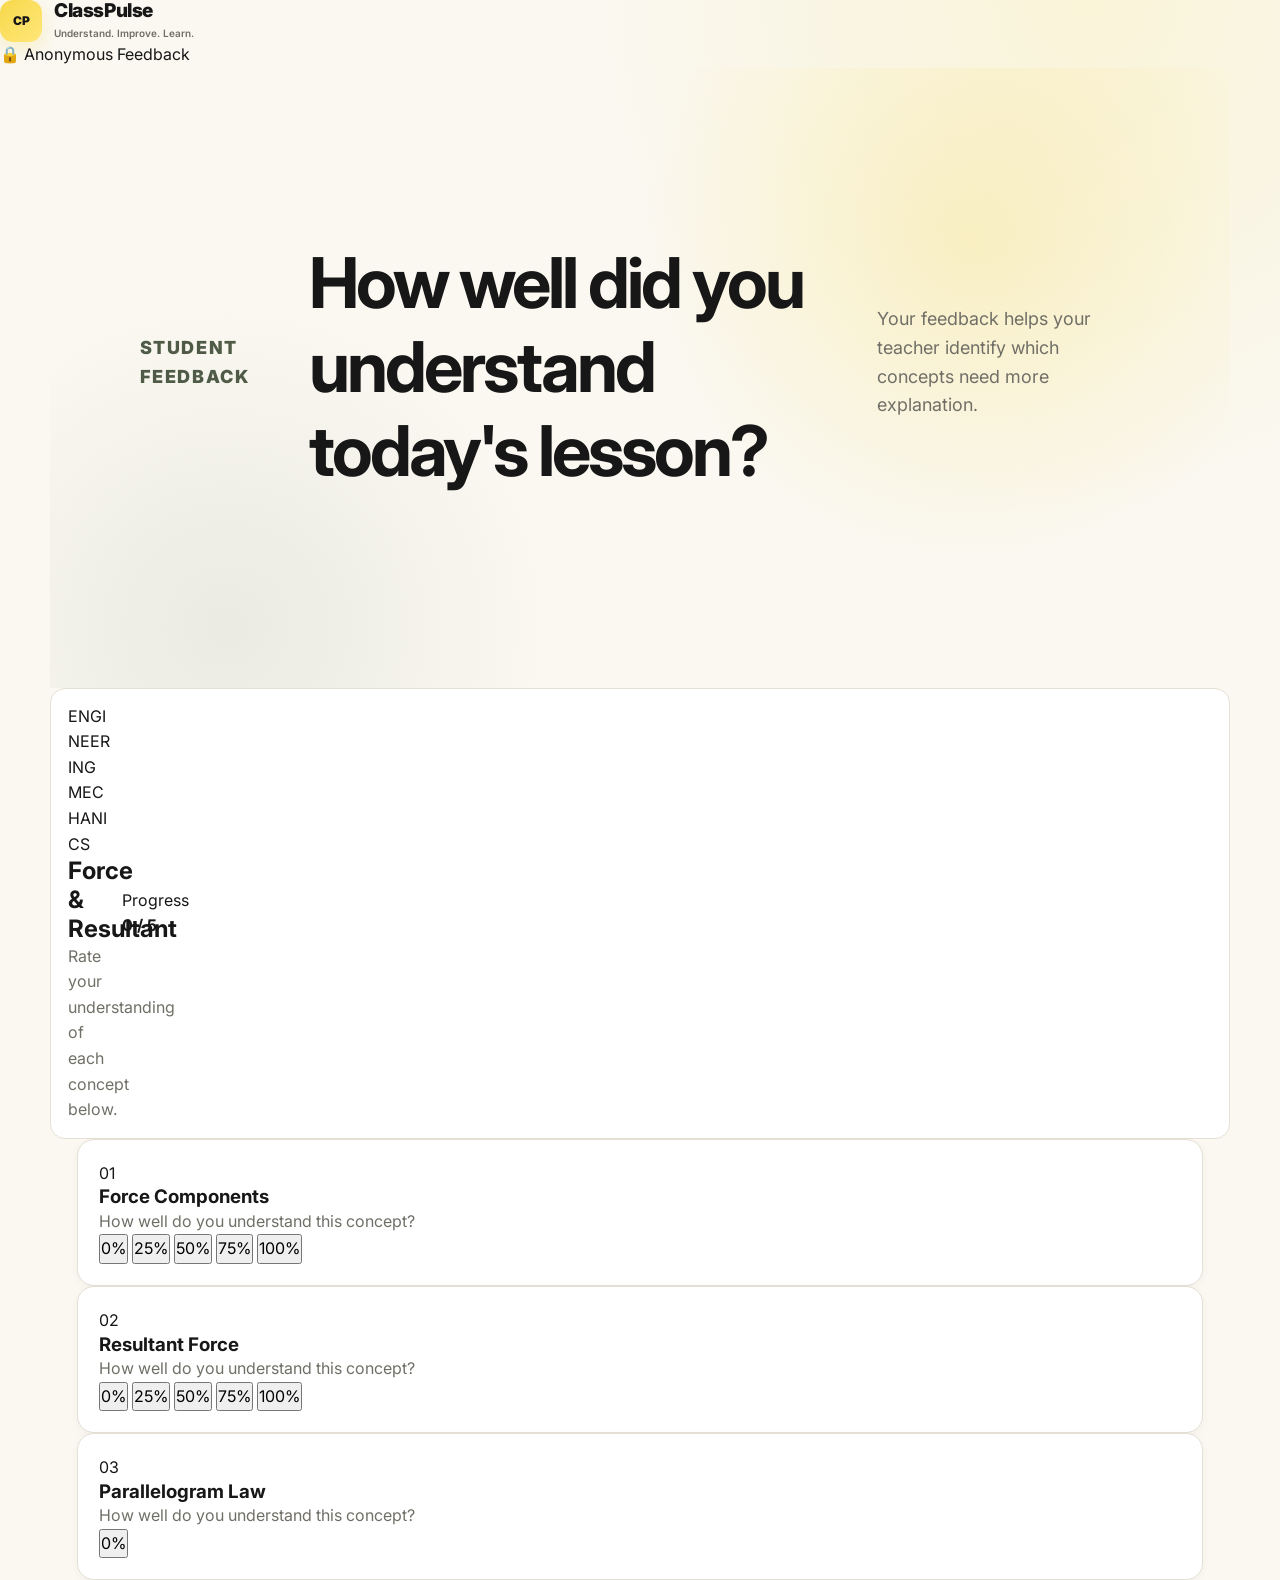
<file: Index.html>
<!DOCTYPE html>
<html lang="en">
<head>
    <meta charset="UTF-8">
    <meta name="viewport" content="width=device-width, initial-scale=1.0">

    <title>ClassPulse — Student Feedback</title>

    <link rel="stylesheet" href="style.css">

    <link rel="preconnect" href="https://fonts.googleapis.com">
    <link rel="preconnect" href="https://fonts.gstatic.com" crossorigin>

    <link href="https://fonts.googleapis.com/css2?family=Inter:wght@400;500;600;700;800&display=swap" rel="stylesheet">
</head>

<body>

    <header class="topbar">
        <div class="brand">
            <div class="brand-icon">CP</div>

            <div>
                <h2>ClassPulse</h2>
                <span>Understand. Improve. Learn.</span>
            </div>
        </div>

        <div class="anonymous-badge">
            🔒 Anonymous Feedback
        </div>
    </header>


    <main class="container">

        <section class="hero">
            <p class="eyebrow">STUDENT FEEDBACK</p>

            <h1>
                How well did you understand
                today's lesson?
            </h1>

            <p class="hero-text">
                Your feedback helps your teacher identify which concepts
                need more explanation.
            </p>
        </section>


        <section class="lesson-card">

            <div class="lesson-info">
                <span class="subject">ENGINEERING MECHANICS</span>

                <h2>Force &amp; Resultant</h2>

                <p>
                    Rate your understanding of each concept below.
                </p>
            </div>

            <div class="progress-section">
                <div class="progress-text">
                    <span>Progress</span>
                    <strong id="progressText">0 / 5</strong>
                </div>

                <div class="progress-track">
                    <div class="progress-bar" id="progressBar"></div>
                </div>
            </div>

        </section>


        <section class="feedback-section">

            <!-- Topic 1 -->
            <div class="topic-card">

                <div class="topic-number">01</div>

                <div class="topic-content">

                    <h3>Force Components</h3>

                    <p>How well do you understand this concept?</p>

                    <div class="rating-grid">

                        <button class="rating-btn" data-topic="Force Components" data-value="0">
                            0%
                        </button>

                        <button class="rating-btn" data-topic="Force Components" data-value="25">
                            25%
                        </button>

                        <button class="rating-btn" data-topic="Force Components" data-value="50">
                            50%
                        </button>

                        <button class="rating-btn" data-topic="Force Components" data-value="75">
                            75%
                        </button>

                        <button class="rating-btn" data-topic="Force Components" data-value="100">
                            100%
                        </button>

                    </div>

                </div>
            </div>


            <!-- Topic 2 -->
            <div class="topic-card">

                <div class="topic-number">02</div>

                <div class="topic-content">

                    <h3>Resultant Force</h3>

                    <p>How well do you understand this concept?</p>

                    <div class="rating-grid">

                        <button class="rating-btn" data-topic="Resultant Force" data-value="0">
                            0%
                        </button>

                        <button class="rating-btn" data-topic="Resultant Force" data-value="25">
                            25%
                        </button>

                        <button class="rating-btn" data-topic="Resultant Force" data-value="50">
                            50%
                        </button>

                        <button class="rating-btn" data-topic="Resultant Force" data-value="75">
                            75%
                        </button>

                        <button class="rating-btn" data-topic="Resultant Force" data-value="100">
                            100%
                        </button>

                    </div>

                </div>
            </div>


            <!-- Topic 3 -->
            <div class="topic-card">

                <div class="topic-number">03</div>

                <div class="topic-content">

                    <h3>Parallelogram Law</h3>

                    <p>How well do you understand this concept?</p>

                    <div class="rating-grid">

                        <button class="rating-btn" data-topic="Parallelogram Law" data-value="0">
                            0%
                        </button>

                        <button class="
</file>
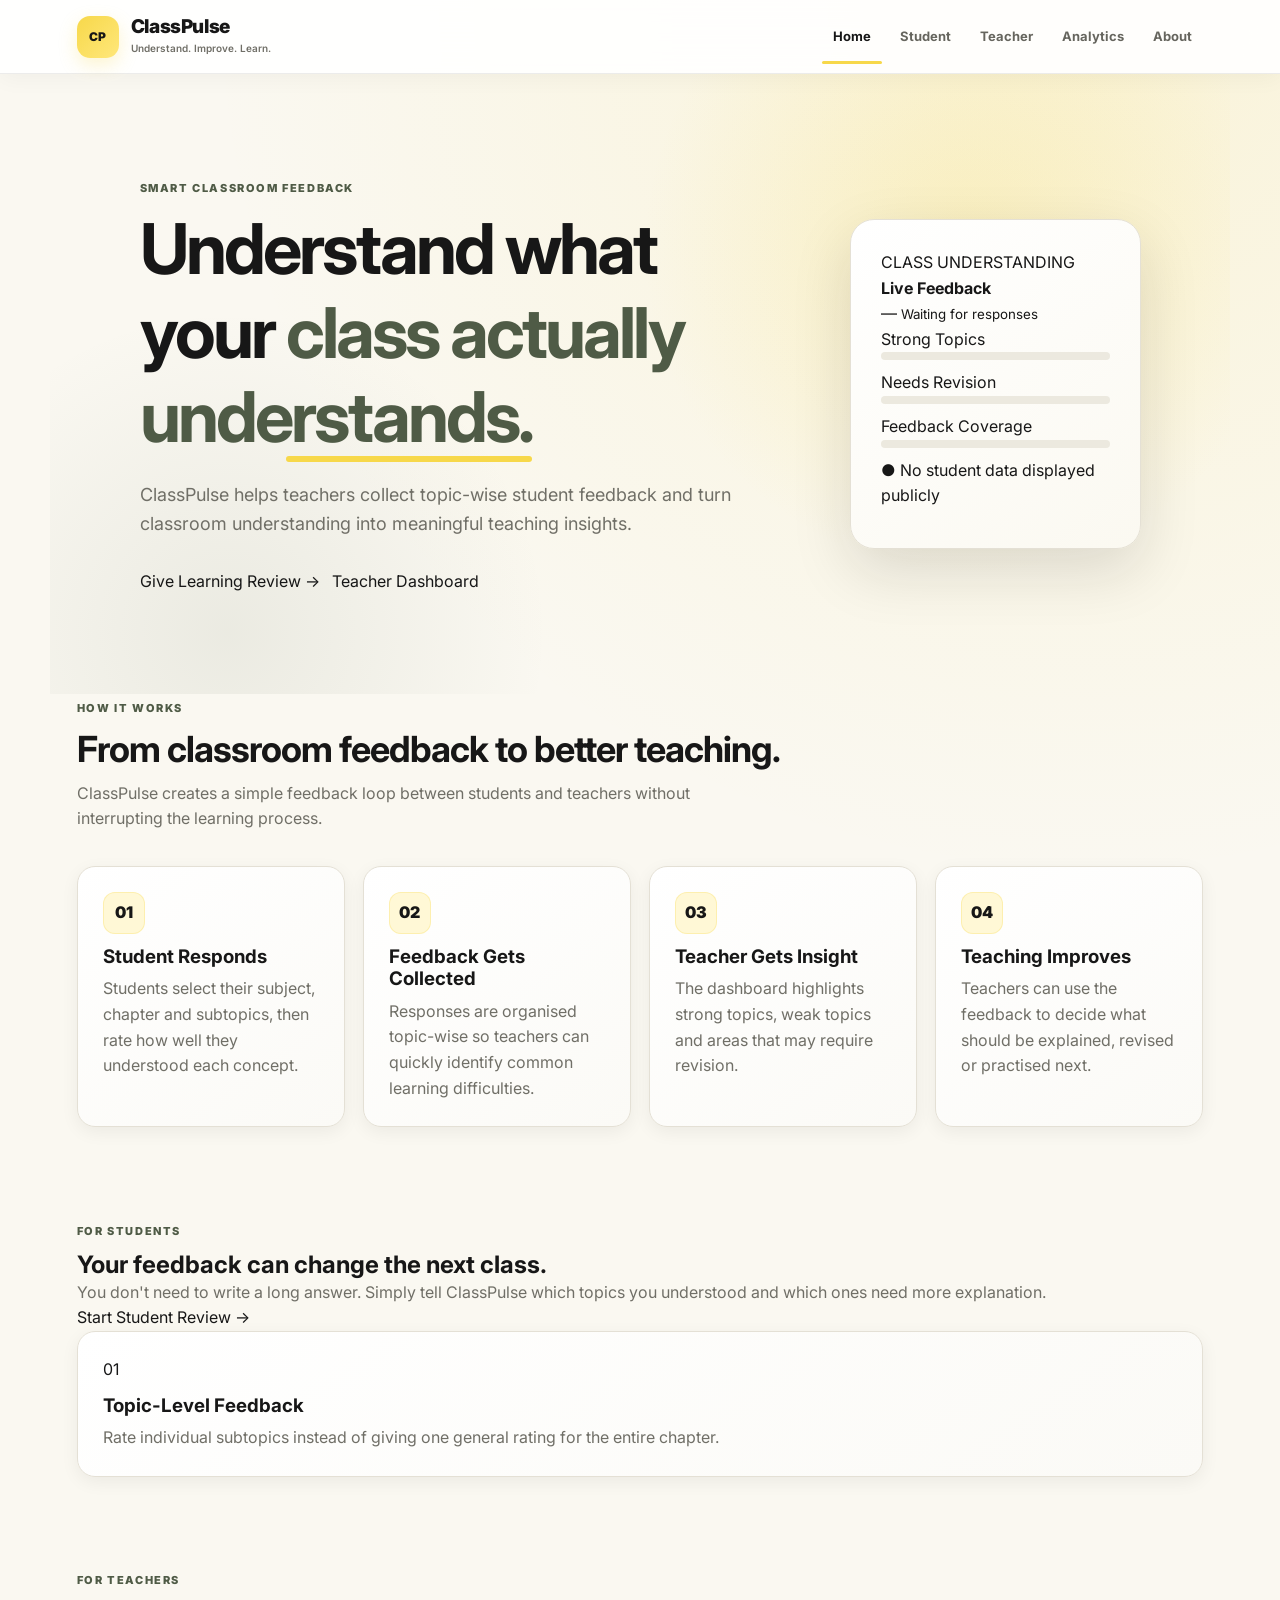
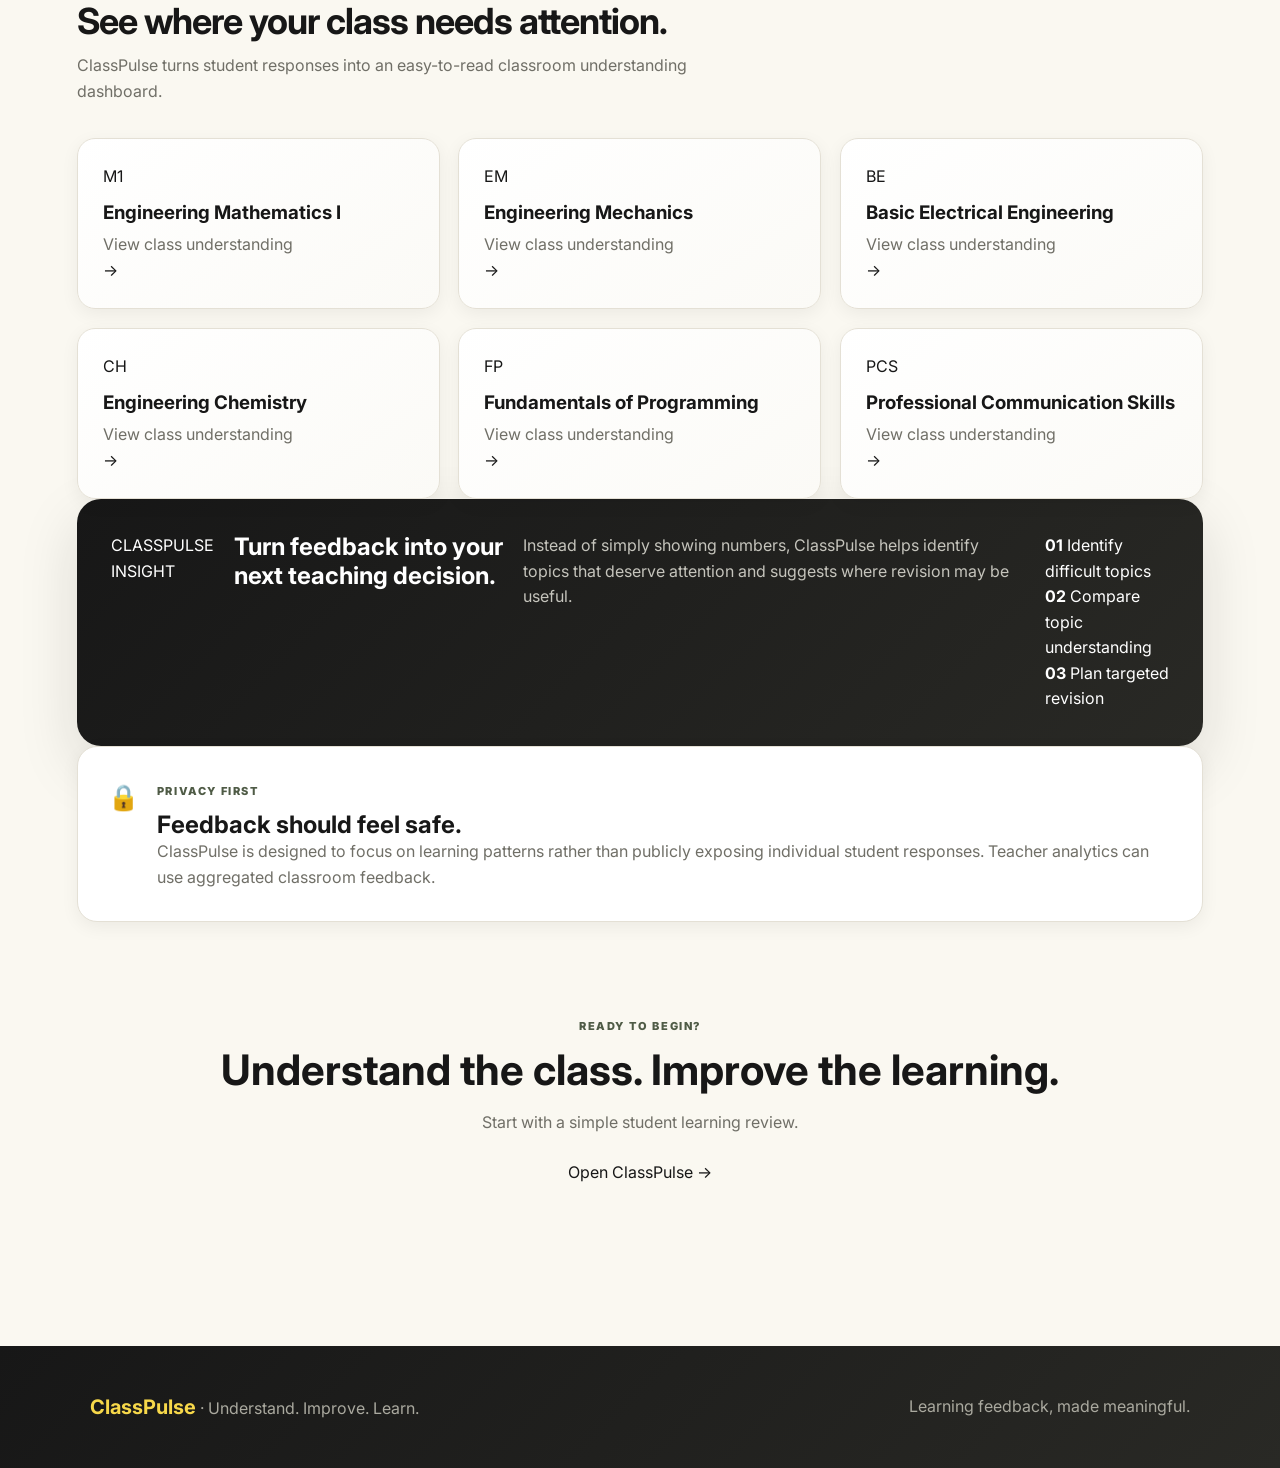
<file: index.html>
<!DOCTYPE html>
<html lang="en">
<head>
  <meta charset="UTF-8">
  <meta name="viewport" content="width=device-width, initial-scale=1.0">

  <title>ClassPulse — Understand. Improve. Learn.</title>

  <link rel="preconnect" href="https://fonts.googleapis.com">
  <link rel="preconnect" href="https://fonts.gstatic.com" crossorigin>

  <link
    href="https://fonts.googleapis.com/css2?family=Inter:wght@400;500;600;700;800&display=swap"
    rel="stylesheet"
  >

  <link rel="stylesheet" href="style.css">
</head>

<body>

  <!-- ================= NAVBAR ================= -->

  <header class="navbar">

    <div class="brand">
      <div class="brand-icon">CP</div>

      <div>
        <h2>ClassPulse</h2>
        <span>Understand. Improve. Learn.</span>
      </div>
    </div>

    <nav>
      <a href="index.html" class="active">Home</a>
      <a href="student.html">Student</a>
      <a href="dashboard.html">Teacher</a>
      <a href="analytics.html">Analytics</a>
      <a href="about.html">About</a>
    </nav>

  </header>


  <main>

    <!-- ================= HERO ================= -->

    <section class="hero">

      <div class="hero-content">

        <span class="eyebrow">SMART CLASSROOM FEEDBACK</span>

        <h1>
          Understand what your
          <span>class actually understands.</span>
        </h1>

        <p>
          ClassPulse helps teachers collect topic-wise student feedback
          and turn classroom understanding into meaningful teaching insights.
        </p>

        <div class="hero-buttons">

          <a href="student.html" class="primary-btn">
            Give Learning Review →
          </a>

          <a href="dashboard.html" class="secondary-btn">
            Teacher Dashboard
          </a>

        </div>

      </div>


      <div class="hero-card">

        <div class="hero-card-top">
          <span>CLASS UNDERSTANDING</span>
          <strong>Live Feedback</strong>
        </div>

        <div class="hero-score">
          <span>—</span>
          <small>Waiting for responses</small>
        </div>

        <div class="hero-bars">

          <div>
            <span>Strong Topics</span>
            <div class="mini-bar">
              <i style="width:70%"></i>
            </div>
          </div>

          <div>
            <span>Needs Revision</span>
            <div class="mini-bar">
              <i style="width:35%"></i>
            </div>
          </div>

          <div>
            <span>Feedback Coverage</span>
            <div class="mini-bar">
              <i style="width:55%"></i>
            </div>
          </div>

        </div>

        <div class="hero-card-footer">
          <span>●</span>
          No student data displayed publicly
        </div>

      </div>

    </section>


    <!-- ================= HOW IT WORKS ================= -->

    <section class="section">

      <div class="section-heading">

        <div>
          <span class="eyebrow">HOW IT WORKS</span>

          <h2>
            From classroom feedback
            <span>to better teaching.</span>
          </h2>
        </div>

        <p>
          ClassPulse creates a simple feedback loop between students
          and teachers without interrupting the learning process.
        </p>

      </div>


      <div class="steps-grid">

        <div class="step-card">

          <div class="step-number">01</div>

          <h3>Student Responds</h3>

          <p>
            Students select their subject, chapter and subtopics,
            then rate how well they understood each concept.
          </p>

        </div>


        <div class="step-card">

          <div class="step-number">02</div>

          <h3>Feedback Gets Collected</h3>

          <p>
            Responses are organised topic-wise so teachers can
            quickly identify common learning difficulties.
          </p>

        </div>


        <div class="step-card">

          <div class="step-number">03</div>

          <h3>Teacher Gets Insight</h3>

          <p>
            The dashboard highlights strong topics, weak topics
            and areas that may require revision.
          </p>

        </div>


        <div class="step-card">

          <div class="step-number">04</div>

          <h3>Teaching Improves</h3>

          <p>
            Teachers can use the feedback to decide what should
            be explained, revised or practised next.
          </p>

        </div>

      </div>

    </section>


    <!-- ================= STUDENT SECTION ================= -->

    <section class="section split-section">

      <div>

        <span class="eyebrow">FOR STUDENTS</span>

        <h2>
          Your feedback can
          <span>change the next class.</span>
        </h2>

        <p>
          You don't need to write a long answer. Simply tell ClassPulse
          which topics you understood and which ones need more explanation.
        </p>

        <a href="student.html" class="primary-btn">
          Start Student Review →
        </a>

      </div>


      <div class="feature-card">

        <div class="feature-icon">01</div>

        <h3>Topic-Level Feedback</h3>

        <p>
          Rate individual subtopics instead of giving one general
          rating for the entire chapter.
        </p>

      </div>

    </section>


    <!-- ================= TEACHER SECTION ================= -->

    <section class="section">

      <div class="section-heading">

        <div>
          <span class="eyebrow">FOR TEACHERS</span>

          <h2>
            See where your class
            <span>needs attention.</span>
          </h2>
        </div>

        <p>
          ClassPulse turns student responses into an easy-to-read
          classroom understanding dashboard.
        </p>

      </div>


      <div class="teacher-subjects">

        <a href="dashboard.html" class="teacher-subject-card">

          <span class="subject-code">M1</span>

          <div>
            <h3>Engineering Mathematics I</h3>
            <p>View class understanding</p>
          </div>

          <span class="arrow">→</span>

        </a>


        <a href="dashboard.html" class="teacher-subject-card">

          <span class="subject-code">EM</span>

          <div>
            <h3>Engineering Mechanics</h3>
            <p>View class understanding</p>
          </div>

          <span class="arrow">→</span>

        </a>


        <a href="dashboard.html" class="teacher-subject-card">

          <span class="subject-code">BE</span>

          <div>
            <h3>Basic Electrical Engineering</h3>
            <p>View class understanding</p>
          </div>

          <span class="arrow">→</span>

        </a>


        <a href="dashboard.html" class="teacher-subject-card">

          <span class="subject-code">CH</span>

          <div>
            <h3>Engineering Chemistry</h3>
            <p>View class understanding</p>
          </div>

          <span class="arrow">→</span>

        </a>


        <a href="dashboard.html" class="teacher-subject-card">

          <span class="subject-code">FP</span>

          <div>
            <h3>Fundamentals of Programming</h3>
            <p>View class understanding</p>
          </div>

          <span class="arrow">→</span>

        </a>


        <a href="dashboard.html" class="teacher-subject-card">

          <span class="subject-code">PCS</span>

          <div>
            <h3>Professional Communication Skills</h3>
            <p>View class understanding</p>
          </div>

          <span class="arrow">→</span>

        </a>

      </div>

    </section>


    <!-- ================= INSIGHT ================= -->

    <section class="section">

      <div class="insight-card">

        <div class="insight-label">
          CLASSPULSE INSIGHT
        </div>

        <h2>
          Turn feedback into
          <span>your next teaching decision.</span>
        </h2>

        <p>
          Instead of simply showing numbers, ClassPulse helps identify
          topics that deserve attention and suggests where revision
          may be useful.
        </p>

        <div class="insight-points">

          <div>
            <strong>01</strong>
            <span>Identify difficult topics</span>
          </div>

          <div>
            <strong>02</strong>
            <span>Compare topic understanding</span>
          </div>

          <div>
            <strong>03</strong>
            <span>Plan targeted revision</span>
          </div>

        </div>

      </div>

    </section>


    <!-- ================= PRIVACY ================= -->

    <section class="section">

      <div class="privacy-card">

        <div class="privacy-icon">🔒</div>

        <div>

          <span class="eyebrow">PRIVACY FIRST</span>

          <h2>Feedback should feel safe.</h2>

          <p>
            ClassPulse is designed to focus on learning patterns rather
            than publicly exposing individual student responses.
            Teacher analytics can use aggregated classroom feedback.
          </p>

        </div>

      </div>

    </section>


    <!-- ================= CTA ================= -->

    <section class="section final-cta">

      <span class="eyebrow">READY TO BEGIN?</span>

      <h2>
        Understand the class.
        <span>Improve the learning.</span>
      </h2>

      <p>
        Start with a simple student learning review.
      </p>

      <a href="student.html" class="primary-btn">
        Open ClassPulse →
      </a>

    </section>

  </main>


  <!-- ================= FOOTER ================= -->

  <footer>

    <div>

      <strong>ClassPulse</strong>

      <span>
        · Understand. Improve. Learn.
      </span>

    </div>

    <p>
      Learning feedback, made meaningful.
    </p>

  </footer>

</body>
        </html>
</file>
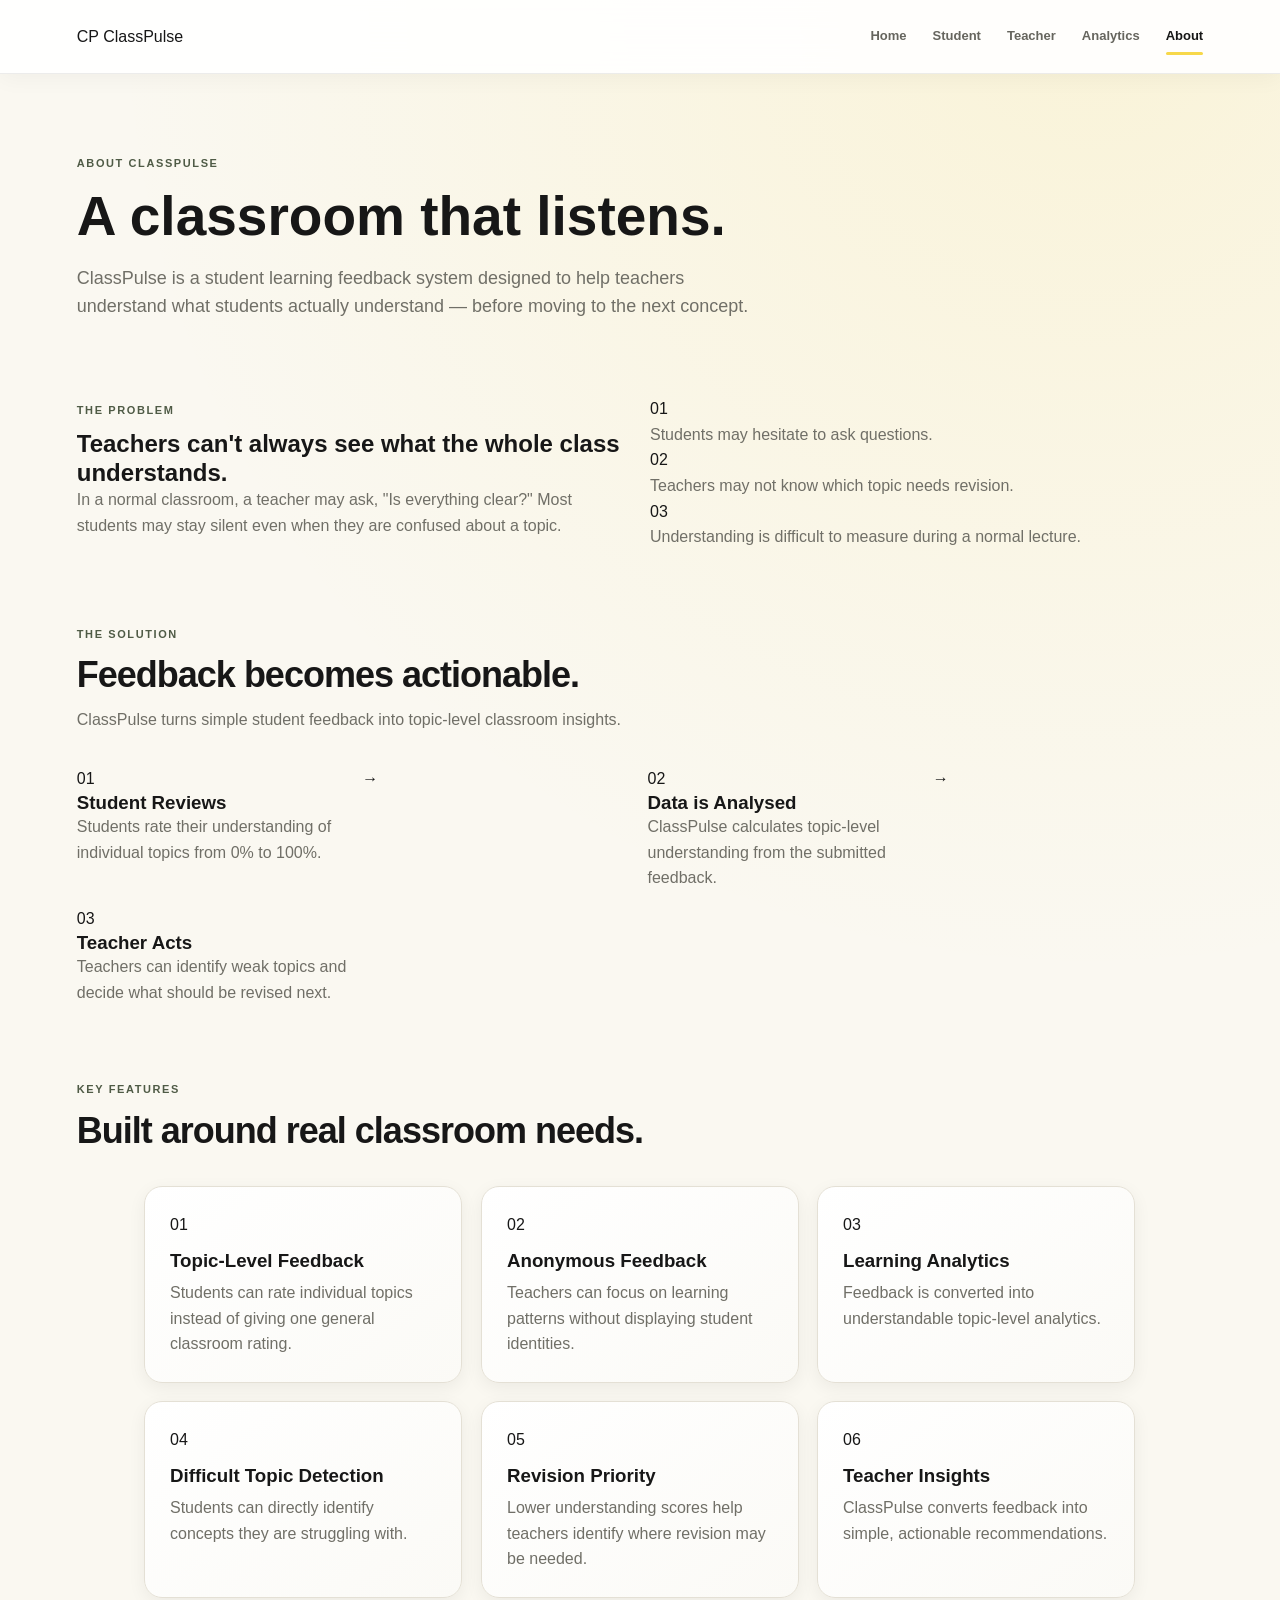
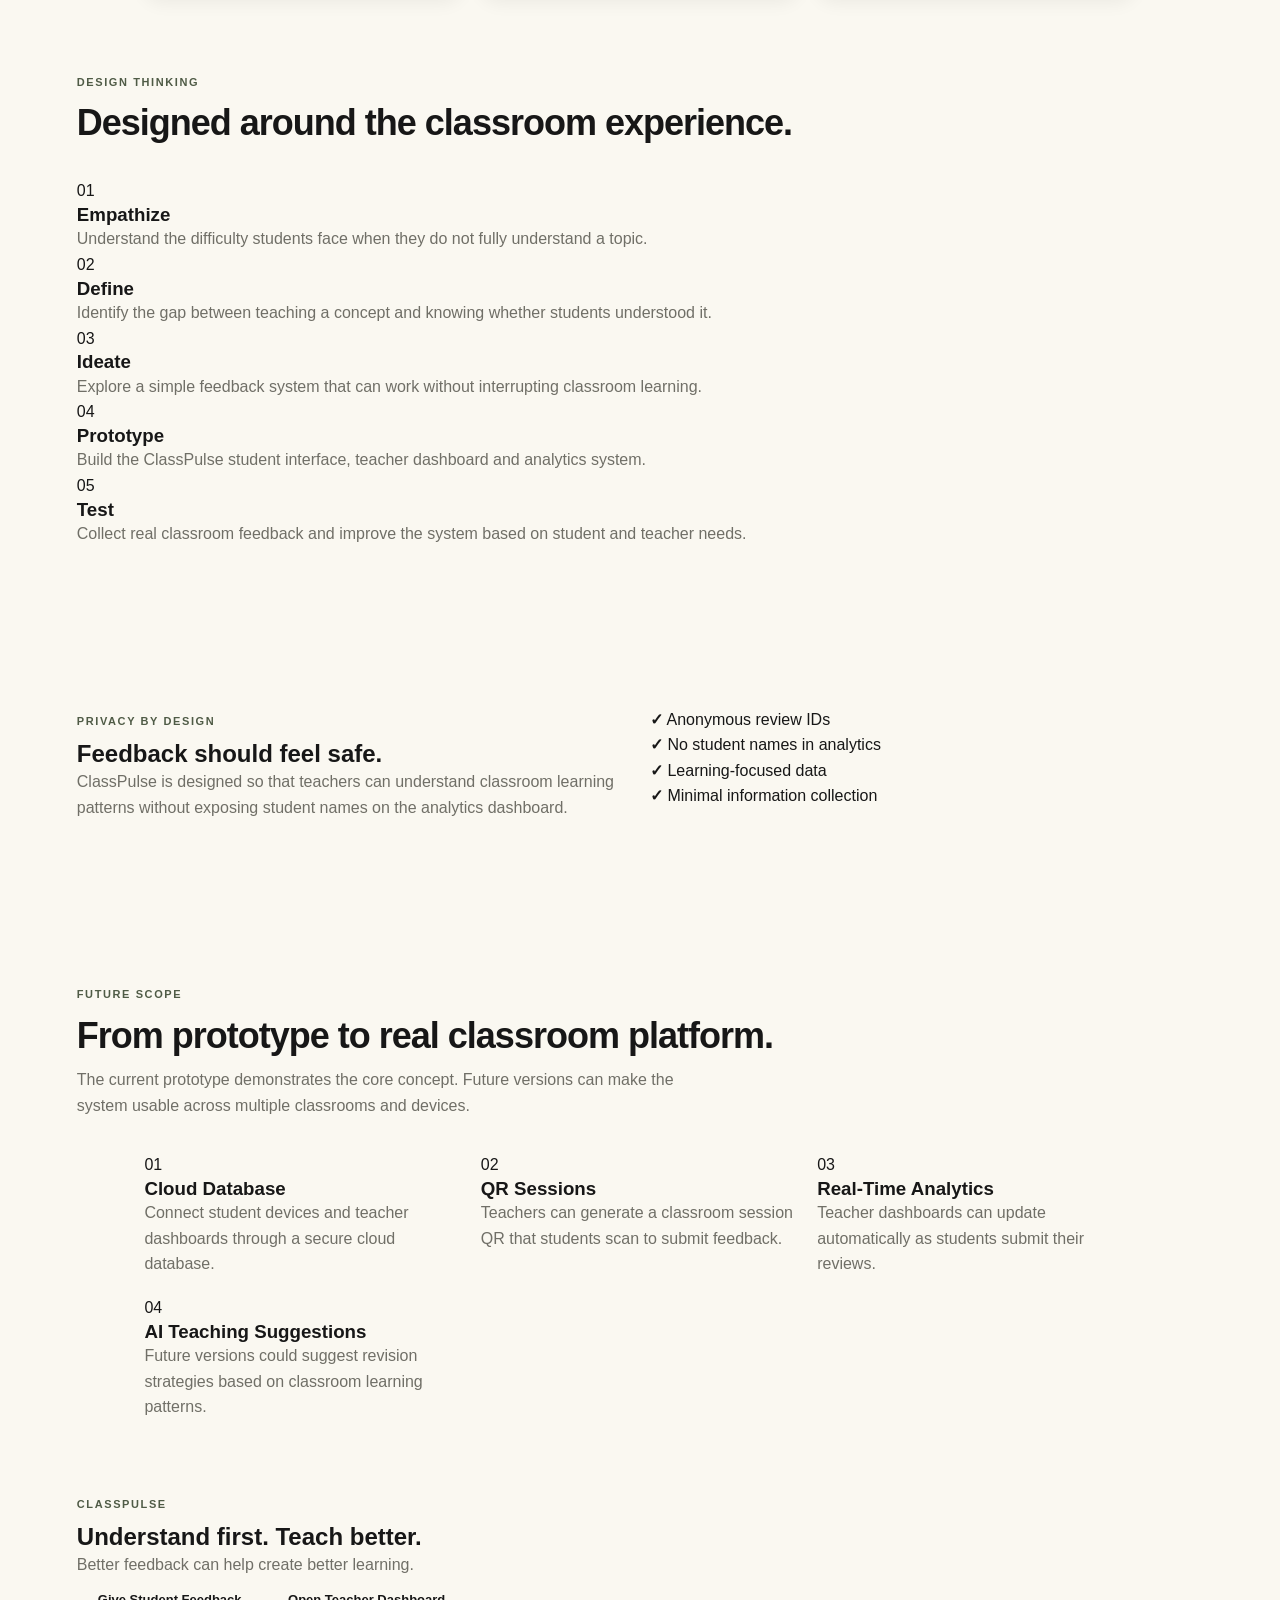
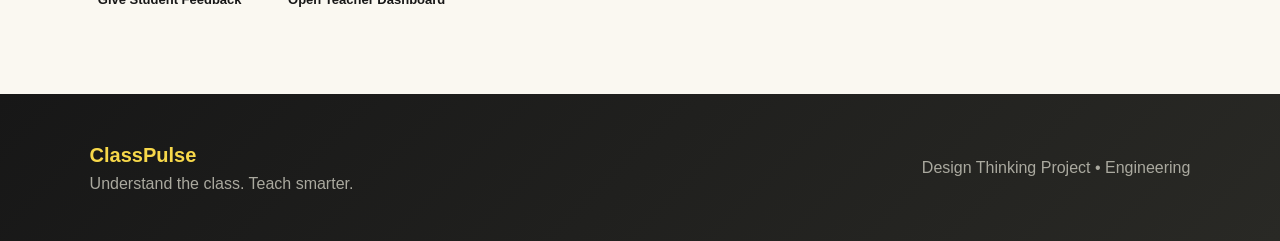
<file: about.html>
<!DOCTYPE html>
<html lang="en">
<head>
  <meta charset="UTF-8">
  <meta name="viewport" content="width=device-width, initial-scale=1.0">

  <title>ClassPulse — About</title>

  <link rel="stylesheet" href="style.css">
</head>

<body>

<!-- NAVBAR -->
<nav class="navbar">

  <div class="nav-brand">
    <span class="brand-mark">CP</span>
    <span>ClassPulse</span>
  </div>

  <div class="nav-links">
    <a href="index.html">Home</a>
    <a href="student.html">Student</a>
    <a href="dashboard.html">Teacher</a>
    <a href="analytics.html">Analytics</a>
    <a href="about.html" class="active">About</a>
  </div>

</nav>


<!-- HERO -->
<section class="about-hero">

  <span class="eyebrow">
    ABOUT CLASSPULSE
  </span>

  <h1>
    A classroom that
    <span>listens.</span>
  </h1>

  <p>
    ClassPulse is a student learning feedback system designed
    to help teachers understand what students actually understand
    — before moving to the next concept.
  </p>

</section>


<!-- PROBLEM -->
<section class="about-grid">

  <div class="about-card">

    <span class="eyebrow">
      THE PROBLEM
    </span>

    <h2>
      Teachers can't always see
      what the whole class understands.
    </h2>

    <p>
      In a normal classroom, a teacher may ask,
      "Is everything clear?"
      Most students may stay silent even when they
      are confused about a topic.
    </p>

  </div>


  <div class="about-card problem-list">

    <div>
      <span>01</span>

      <p>
        Students may hesitate to ask questions.
      </p>
    </div>


    <div>
      <span>02</span>

      <p>
        Teachers may not know which topic needs revision.
      </p>
    </div>


    <div>
      <span>03</span>

      <p>
        Understanding is difficult to measure
        during a normal lecture.
      </p>
    </div>

  </div>

</section>


<!-- SOLUTION -->
<section class="about-solution">

  <div class="section-heading">

    <span class="eyebrow">
      THE SOLUTION
    </span>

    <h2>
      Feedback becomes
      <span>actionable.</span>
    </h2>

    <p>
      ClassPulse turns simple student feedback into
      topic-level classroom insights.
    </p>

  </div>


  <div class="solution-flow">

    <div class="solution-step">

      <span>01</span>

      <h3>
        Student Reviews
      </h3>

      <p>
        Students rate their understanding of individual
        topics from 0% to 100%.
      </p>

    </div>


    <div class="flow-arrow">
      →
    </div>


    <div class="solution-step">

      <span>02</span>

      <h3>
        Data is Analysed
      </h3>

      <p>
        ClassPulse calculates topic-level understanding
        from the submitted feedback.
      </p>

    </div>


    <div class="flow-arrow">
      →
    </div>


    <div class="solution-step">

      <span>03</span>

      <h3>
        Teacher Acts
      </h3>

      <p>
        Teachers can identify weak topics and decide
        what should be revised next.
      </p>

    </div>

  </div>

</section>


<!-- FEATURES -->
<section class="about-section">

  <div class="section-heading">

    <span class="eyebrow">
      KEY FEATURES
    </span>

    <h2>
      Built around real classroom needs.
    </h2>

  </div>


  <div class="feature-grid">

    <div class="feature-card">

      <div class="feature-number">
        01
      </div>

      <h3>
        Topic-Level Feedback
      </h3>

      <p>
        Students can rate individual topics instead
        of giving one general classroom rating.
      </p>

    </div>


    <div class="feature-card">

      <div class="feature-number">
        02
      </div>

      <h3>
        Anonymous Feedback
      </h3>

      <p>
        Teachers can focus on learning patterns
        without displaying student identities.
      </p>

    </div>


    <div class="feature-card">

      <div class="feature-number">
        03
      </div>

      <h3>
        Learning Analytics
      </h3>

      <p>
        Feedback is converted into understandable
        topic-level analytics.
      </p>

    </div>


    <div class="feature-card">

      <div class="feature-number">
        04
      </div>

      <h3>
        Difficult Topic Detection
      </h3>

      <p>
        Students can directly identify concepts
        they are struggling with.
      </p>

    </div>


    <div class="feature-card">

      <div class="feature-number">
        05
      </div>

      <h3>
        Revision Priority
      </h3>

      <p>
        Lower understanding scores help teachers
        identify where revision may be needed.
      </p>

    </div>


    <div class="feature-card">

      <div class="feature-number">
        06
      </div>

      <h3>
        Teacher Insights
      </h3>

      <p>
        ClassPulse converts feedback into simple,
        actionable recommendations.
      </p>

    </div>

  </div>

</section>


<!-- DESIGN THINKING -->
<section class="design-thinking">

  <div class="section-heading">

    <span class="eyebrow">
      DESIGN THINKING
    </span>

    <h2>
      Designed around the
      classroom experience.
    </h2>

  </div>


  <div class="design-grid">

    <div>
      <span>01</span>

      <h3>
        Empathize
      </h3>

      <p>
        Understand the difficulty students face
        when they do not fully understand a topic.
      </p>
    </div>


    <div>
      <span>02</span>

      <h3>
        Define
      </h3>

      <p>
        Identify the gap between teaching a concept
        and knowing whether students understood it.
      </p>
    </div>


    <div>
      <span>03</span>

      <h3>
        Ideate
      </h3>

      <p>
        Explore a simple feedback system that can
        work without interrupting classroom learning.
      </p>
    </div>


    <div>
      <span>04</span>

      <h3>
        Prototype
      </h3>

      <p>
        Build the ClassPulse student interface,
        teacher dashboard and analytics system.
      </p>
    </div>


    <div>
      <span>05</span>

      <h3>
        Test
      </h3>

      <p>
        Collect real classroom feedback and improve
        the system based on student and teacher needs.
      </p>
    </div>

  </div>

</section>


<!-- PRIVACY -->
<section class="about-grid privacy-section">

  <div class="about-card">

    <span class="eyebrow">
      PRIVACY BY DESIGN
    </span>

    <h2>
      Feedback should feel safe.
    </h2>

    <p>
      ClassPulse is designed so that teachers can
      understand classroom learning patterns without
      exposing student names on the analytics dashboard.
    </p>

  </div>


  <div class="privacy-features">

    <div>
      <strong>✓</strong>
      <span>Anonymous review IDs</span>
    </div>

    <div>
      <strong>✓</strong>
      <span>No student names in analytics</span>
    </div>

    <div>
      <strong>✓</strong>
      <span>Learning-focused data</span>
    </div>

    <div>
      <strong>✓</strong>
      <span>Minimal information collection</span>
    </div>

  </div>

</section>


<!-- FUTURE SCOPE -->
<section class="about-section">

  <div class="section-heading">

    <span class="eyebrow">
      FUTURE SCOPE
    </span>

    <h2>
      From prototype to
      real classroom platform.
    </h2>

    <p>
      The current prototype demonstrates the core concept.
      Future versions can make the system usable across
      multiple classrooms and devices.
    </p>

  </div>


  <div class="future-grid">

    <div class="future-card">

      <span>01</span>

      <h3>
        Cloud Database
      </h3>

      <p>
        Connect student devices and teacher dashboards
        through a secure cloud database.
      </p>

    </div>


    <div class="future-card">

      <span>02</span>

      <h3>
        QR Sessions
      </h3>

      <p>
        Teachers can generate a classroom session QR
        that students scan to submit feedback.
      </p>

    </div>


    <div class="future-card">

      <span>03</span>

      <h3>
        Real-Time Analytics
      </h3>

      <p>
        Teacher dashboards can update automatically
        as students submit their reviews.
      </p>

    </div>


    <div class="future-card">

      <span>04</span>

      <h3>
        AI Teaching Suggestions
      </h3>

      <p>
        Future versions could suggest revision strategies
        based on classroom learning patterns.
      </p>

    </div>

  </div>

</section>


<!-- FINAL CTA -->
<section class="about-cta">

  <span class="eyebrow">
    CLASSPULSE
  </span>

  <h2>
    Understand first.
    Teach better.
  </h2>

  <p>
    Better feedback can help create better learning.
  </p>

  <div class="cta-actions">

    <a
      href="student.html"
      class="btn primary"
    >
      Give Student Feedback
    </a>

    <a
      href="dashboard.html"
      class="btn secondary"
    >
      Open Teacher Dashboard
    </a>

  </div>

</section>


<!-- FOOTER -->
<footer class="footer">

  <div>

    <strong>
      ClassPulse
    </strong>

    <p>
      Understand the class. Teach smarter.
    </p>

  </div>

  <p>
    Design Thinking Project • Engineering
  </p>

</footer>

</body>
  </html>
</file>
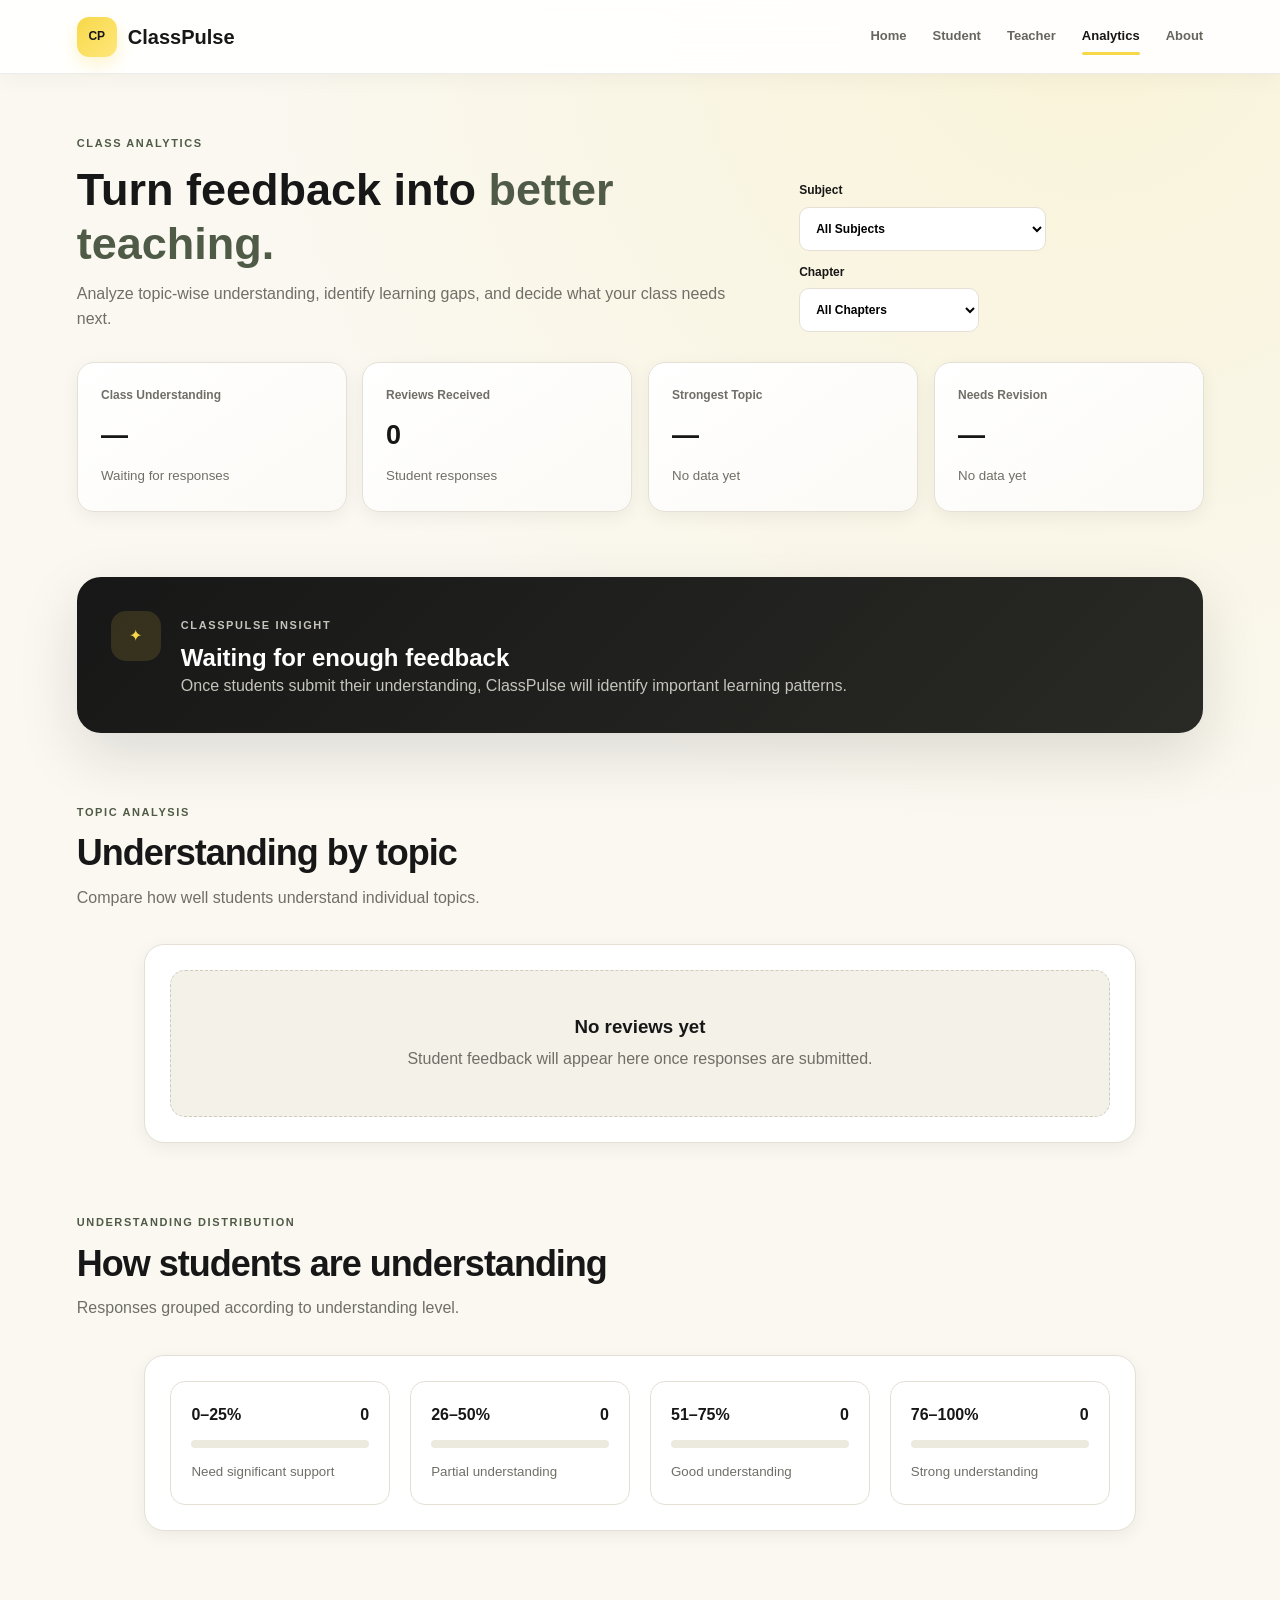
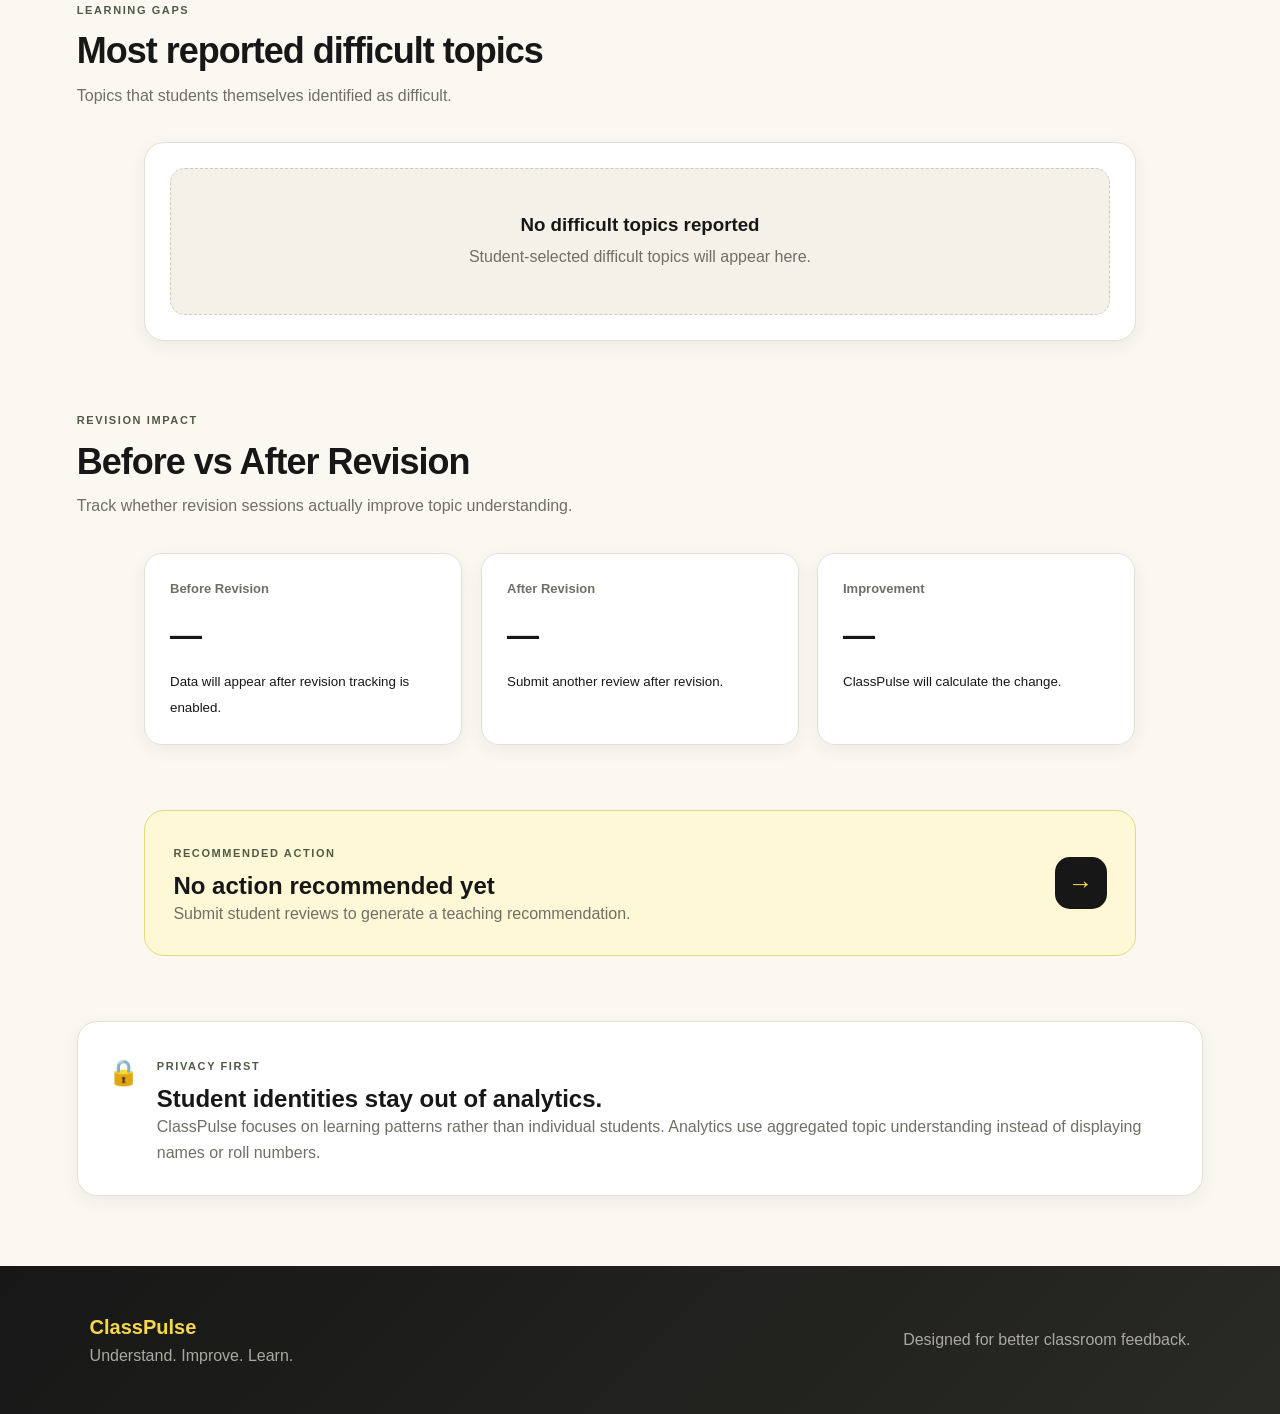
<file: analytics.html>
<!DOCTYPE html>
<html lang="en">
<head>
  <meta charset="UTF-8">
  <meta name="viewport" content="width=device-width, initial-scale=1.0">

  <title>ClassPulse — Analytics</title>

  <link rel="stylesheet" href="style.css">
</head>

<body>

  <!-- NAVBAR -->
  <nav class="navbar">

    <div class="logo">
      <span class="logo-mark">CP</span>
      <span>ClassPulse</span>
    </div>

    <div class="nav-links">
      <a href="index.html">Home</a>
      <a href="student.html">Student</a>
      <a href="dashboard.html">Teacher</a>
      <a href="analytics.html" class="active">Analytics</a>
      <a href="about.html">About</a>
    </div>

  </nav>


  <!-- ANALYTICS HEADER -->
  <section class="analytics-header">

    <div>
      <p class="eyebrow">CLASS ANALYTICS</p>

      <h1>
        Turn feedback into
        <span>better teaching.</span>
      </h1>

      <p>
        Analyze topic-wise understanding, identify learning gaps,
        and decide what your class needs next.
      </p>
    </div>

    <div class="analytics-filters">

      <label>
        Subject

        <select id="subjectFilter">
          <option value="all">All Subjects</option>
          <option value="Engineering Mathematics I">
            Engineering Mathematics I
          </option>
          <option value="Engineering Mechanics">
            Engineering Mechanics
          </option>
          <option value="Basic Electrical Engineering">
            Basic Electrical Engineering
          </option>
          <option value="Engineering Chemistry">
            Engineering Chemistry
          </option>
          <option value="Fundamentals of Programming">
            Fundamentals of Programming
          </option>
          <option value="Professional Communication Skills">
            Professional Communication Skills
          </option>
        </select>
      </label>

      <label>
        Chapter

        <select id="chapterFilter">
          <option value="all">All Chapters</option>
        </select>
      </label>

    </div>

  </section>


  <!-- MAIN STATS -->
  <section class="analytics-stats">

    <div class="stat-card">

      <span class="stat-label">
        Class Understanding
      </span>

      <strong id="overallScore">
        —
      </strong>

      <small id="overallMessage">
        Waiting for responses
      </small>

    </div>


    <div class="stat-card">

      <span class="stat-label">
        Reviews Received
      </span>

      <strong id="reviewCount">
        0
      </strong>

      <small>
        Student responses
      </small>

    </div>


    <div class="stat-card">

      <span class="stat-label">
        Strongest Topic
      </span>

      <strong id="strongestTopic">
        —
      </strong>

      <small id="strongestScore">
        No data yet
      </small>

    </div>


    <div class="stat-card">

      <span class="stat-label">
        Needs Revision
      </span>

      <strong id="weakestTopic">
        —
      </strong>

      <small id="weakestScore">
        No data yet
      </small>

    </div>

  </section>


  <!-- INSIGHT -->
  <section class="analytics-section">

    <div class="insight-card">

      <div class="insight-icon">
        ✦
      </div>

      <div>

        <p class="eyebrow">
          CLASSPULSE INSIGHT
        </p>

        <h2 id="insightTitle">
          Waiting for enough feedback
        </h2>

        <p id="insightText">
          Once students submit their understanding,
          ClassPulse will identify important learning patterns.
        </p>

      </div>

    </div>

  </section>


  <!-- TOPIC COMPARISON -->
  <section class="analytics-section">

    <div class="section-heading">

      <div>
        <p class="eyebrow">
          TOPIC ANALYSIS
        </p>

        <h2>
          Understanding by topic
        </h2>

        <p>
          Compare how well students understand individual topics.
        </p>
      </div>

    </div>


    <div class="chart-card">

      <div id="topicComparison" class="analytics-topic-list">

        <div class="empty-state">
          <h3>No reviews yet</h3>

          <p>
            Student feedback will appear here once responses are submitted.
          </p>
        </div>

      </div>

    </div>

  </section>


  <!-- DISTRIBUTION -->
  <section class="analytics-section">

    <div class="section-heading">

      <div>
        <p class="eyebrow">
          UNDERSTANDING DISTRIBUTION
        </p>

        <h2>
          How students are understanding
        </h2>

        <p>
          Responses grouped according to understanding level.
        </p>
      </div>

    </div>


    <div class="chart-card">

      <div class="distribution-grid">

        <div class="distribution-item">

          <div class="distribution-top">
            <span>0–25%</span>
            <strong id="dist0">0</strong>
          </div>

          <div class="mini-bar">
            <span id="bar0"></span>
          </div>

          <small>
            Need significant support
          </small>

        </div>


        <div class="distribution-item">

          <div class="distribution-top">
            <span>26–50%</span>
            <strong id="dist1">0</strong>
          </div>

          <div class="mini-bar">
            <span id="bar1"></span>
          </div>

          <small>
            Partial understanding
          </small>

        </div>


        <div class="distribution-item">

          <div class="distribution-top">
            <span>51–75%</span>
            <strong id="dist2">0</strong>
          </div>

          <div class="mini-bar">
            <span id="bar2"></span>
          </div>

          <small>
            Good understanding
          </small>

        </div>


        <div class="distribution-item">

          <div class="distribution-top">
            <span>76–100%</span>
            <strong id="dist3">0</strong>
          </div>

          <div class="mini-bar">
            <span id="bar3"></span>
          </div>

          <small>
            Strong understanding
          </small>

        </div>

      </div>

    </div>

  </section>


  <!-- DIFFICULT TOPICS -->
  <section class="analytics-section">

    <div class="section-heading">

      <div>
        <p class="eyebrow">
          LEARNING GAPS
        </p>

        <h2>
          Most reported difficult topics
        </h2>

        <p>
          Topics that students themselves identified as difficult.
        </p>
      </div>

    </div>


    <div class="chart-card">

      <div id="difficultTopics">

        <div class="empty-state">

          <h3>No difficult topics reported</h3>

          <p>
            Student-selected difficult topics will appear here.
          </p>

        </div>

      </div>

    </div>

  </section>


  <!-- REVISION IMPACT -->
  <section class="analytics-section">

    <div class="section-heading">

      <div>

        <p class="eyebrow">
          REVISION IMPACT
        </p>

        <h2>
          Before vs After Revision
        </h2>

        <p>
          Track whether revision sessions actually improve
          topic understanding.
        </p>

      </div>

    </div>


    <div class="comparison-grid">

      <div class="comparison-card">

        <span>
          Before Revision
        </span>

        <strong>
          —
        </strong>

        <small>
          Data will appear after revision tracking is enabled.
        </small>

      </div>


      <div class="comparison-card">

        <span>
          After Revision
        </span>

        <strong>
          —
        </strong>

        <small>
          Submit another review after revision.
        </small>

      </div>


      <div class="comparison-card">

        <span>
          Improvement
        </span>

        <strong>
          —
        </strong>

        <small>
          ClassPulse will calculate the change.
        </small>

      </div>

    </div>

  </section>


  <!-- RECOMMENDED ACTION -->
  <section class="analytics-section">

    <div class="action-card">

      <div>

        <p class="eyebrow">
          RECOMMENDED ACTION
        </p>

        <h2 id="recommendedTitle">
          No action recommended yet
        </h2>

        <p id="recommendedText">
          Submit student reviews to generate
          a teaching recommendation.
        </p>

      </div>

      <div class="action-icon">
        →
      </div>

    </div>

  </section>


  <!-- PRIVACY -->
  <section class="analytics-section">

    <div class="privacy-card">

      <div class="privacy-icon">
        🔒
      </div>

      <div>

        <p class="eyebrow">
          PRIVACY FIRST
        </p>

        <h2>
          Student identities stay out of analytics.
        </h2>

        <p>
          ClassPulse focuses on learning patterns rather than
          individual students. Analytics use aggregated topic
          understanding instead of displaying names or roll numbers.
        </p>

      </div>

    </div>

  </section>


  <!-- FOOTER -->
  <footer class="footer">

    <div>

      <strong>
        ClassPulse
      </strong>

      <p>
        Understand. Improve. Learn.
      </p>

    </div>

    <p>
      Designed for better classroom feedback.
    </p>

  </footer>


<script>

const subjectFilter =
  document.getElementById("subjectFilter");

const chapterFilter =
  document.getElementById("chapterFilter");


const reviewStorageKey =
  "classpulse_reviews";


/* --------------------------------
   COURSE DATA
-------------------------------- */

const courseData = {

  "Engineering Mathematics I": [

    "Differential Calculus",
    "Integral Calculus",
    "Differential Equations"

  ],

  "Engineering Mechanics": [

    "Force Systems",
    "Friction",
    "Centroid and Centre of Gravity",
    "Simple Lifting Machines"

  ],

  "Basic Electrical Engineering": [

    "DC Circuits",
    "AC Circuits",
    "Transformers"

  ],

  "Engineering Chemistry": [

    "Water Technology",
    "Corrosion",
    "Fuels"

  ],

  "Fundamentals of Programming": [

    "Programming Basics",
    "Control Statements",
    "Functions",
    "Arrays and Strings"

  ],

  "Professional Communication Skills": [

    "Communication Basics",
    "Presentation Skills",
    "Group Discussion"

  ]

};


/* --------------------------------
   LOAD REVIEWS
-------------------------------- */

function loadReviews() {

  try {

    const data =
      localStorage.getItem(reviewStorageKey);

    if (!data) {
      return [];
    }

    const parsed =
      JSON.parse(data);

    return Array.isArray(parsed)
      ? parsed
      : [];

  } catch (error) {

    console.error(
      "Unable to load reviews:",
      error
    );

    return [];

  }

}


/* --------------------------------
   CHAPTER FILTER
-------------------------------- */

function updateChapterFilter() {

  const selectedSubject =
    subjectFilter.value;

  chapterFilter.innerHTML =
    '<option value="all">All Chapters</option>';

  if (
    selectedSubject === "all" ||
    !courseData[selectedSubject]
  ) {
    return;
  }

  courseData[selectedSubject].forEach(
    chapter => {

      const option =
        document.createElement("option");

      option.value = chapter;
      option.textContent = chapter;

      chapterFilter.appendChild(option);

    }
  );

}


/* --------------------------------
   FILTER REVIEWS
-------------------------------- */

function getFilteredReviews() {

  const reviews =
    loadReviews();

  const subject =
    subjectFilter.value;

  const chapter =
    chapterFilter.value;

  return reviews.filter(review => {

    const subjectMatch =
      subject === "all" ||
      review.subject === subject;

    const chapterMatch =
      chapter === "all" ||
      review.chapter === chapter;

    return subjectMatch && chapterMatch;

  });

}


/* --------------------------------
   TOPIC DATA
-------------------------------- */

function buildTopicData(reviews) {

  const topicMap = {};

  reviews.forEach(review => {

    if (!review.ratings) {
      return;
    }

    Object.entries(review.ratings)
      .forEach(([topic, score]) => {

        const numericScore =
          Number(score);

        if (
          Number.isNaN(numericScore)
        ) {
          return;
        }

        if (!topicMap[topic]) {

          topicMap[topic] = {
            total: 0,
            count: 0
          };

        }

        topicMap[topic].total +=
          numericScore;

        topicMap[topic].count +=
          1;

      });

  });


  return Object.entries(topicMap)
    .map(([topic, data]) => {

      const average =
        data.total / data.count;

      return {
        topic: topic,
        score: Math.round(average),
        count: data.count
      };

    });

}


/* --------------------------------
   PRIORITY
-------------------------------- */

function getPriority(score) {

  if (score <= 25) {

    return {
      label: "Critical",
      className: "priority-high"
    };

  }

  if (score <= 50) {

    return {
      label: "Needs Revision",
      className: "priority-medium"
    };

  }

  if (score <= 75) {

    return {
      label: "Good",
      className: "priority-good"
    };

  }

  return {
    label: "Strong",
    className: "priority-strong"
  };

}


/* --------------------------------
   OVERALL STATS
-------------------------------- */

function renderStats(reviews, topics) {

  const overallScore =
    document.getElementById("overallScore");

  const reviewCount =
    document.getElementById("reviewCount");

  const strongestTopic =
    document.getElementById("strongestTopic");

  const weakestTopic =
    document.getElementById("weakestTopic");

  const strongestScore =
    document.getElementById("strongestScore");

  const weakestScore =
    document.getElementById("weakestScore");

  const overallMessage =
    document.getElementById("overallMessage");


  reviewCount.textContent =
    reviews.length;


  if (!topics.length) {

    overallScore.textContent =
      "—";

    strongestTopic.textContent =
      "—";

    weakestTopic.textContent =
      "—";

    strongestScore.textContent =
      "No data yet";

    weakestScore.textContent =
      "No data yet";

    overallMessage.textContent =
      "Waiting for responses";

    return;

  }


  const total =
    topics.reduce(
      (sum, item) =>
        sum + item.score,
      0
    );


  const average =
    Math.round(
      total / topics.length
    );


  overallScore.textContent =
    average + "%";


  if (average <= 25) {

    overallMessage.textContent =
      "Class needs significant support";

  } else if (average <= 50) {

    overallMessage.textContent =
      "Several topics need revision";

  } else if (average <= 75) {

    overallMessage.textContent =
      "Class has a good foundation";

  } else {

    overallMessage.textContent =
      "Strong overall understanding";

  }


  const sorted =
    [...topics].sort(
      (a, b) =>
        b.score - a.score
    );


  const strongest =
    sorted[0];

  const weakest =
    sorted[sorted.length - 1];


  strongestTopic.textContent =
    strongest.topic;

  strongestScore.textContent =
    strongest.score + "% understanding";


  weakestTopic.textContent =
    weakest.topic;

  weakestScore.textContent =
    weakest.score + "% understanding";

}


/* --------------------------------
   TOPIC COMPARISON
-------------------------------- */

function renderTopicComparison(topics) {

  const container =
    document.getElementById(
      "topicComparison"
    );


  if (!topics.length) {

    container.innerHTML = `

      <div class="empty-state">

        <h3>No reviews yet</h3>

        <p>
          Student feedback will appear here once responses are submitted.
        </p>

      </div>

    `;

    return;

  }


  const sorted =
    [...topics].sort(
      (a, b) =>
        b.score - a.score
    );


  container.innerHTML =
    sorted.map(item => {

      const priority =
        getPriority(item.score);

      return `

        <div class="topic-row">

          <div class="topic-main">

            <strong>
              ${escapeHTML(item.topic)}
            </strong>

            <span class="${priority.className}">
              ${priority.label}
            </span>

          </div>


          <div class="topic-score">

            <strong>
              ${item.score}%
            </strong>

            <div class="topic-bar">

              <span
                style="width:${item.score}%"
              ></span>

            </div>

          </div>

        </div>

      `;

    }).join("");

}


/* --------------------------------
   DISTRIBUTION
-------------------------------- */

function renderDistribution(reviews) {

  const distribution =
    [0, 0, 0, 0];


  reviews.forEach(review => {

    if (!review.ratings) {
      return;
    }

    Object.values(review.ratings)
      .forEach(value => {

        const score =
          Number(value);

        if (Number.isNaN(score)) {
          return;
        }

        if (score <= 25) {

          distribution[0]++;

        } else if (score <= 50) {

          distribution[1]++;

        } else if (score <= 75) {

          distribution[2]++;

        } else {

          distribution[3]++;

        }

      });

  });


  const total =
    distribution.reduce(
      (a, b) => a + b,
      0
    );


  distribution.forEach(
    (count, index) => {

      const number =
        document.getElementById(
          "dist" + index
        );

      const bar =
        document.getElementById(
          "bar" + index
        );


      number.textContent =
        count;


      const percentage =
        total
          ? Math.round(
              count / total * 100
            )
          : 0;


      bar.style.width =
        percentage + "%";

    }
  );

}


/* --------------------------------
   DIFFICULT TOPICS
-------------------------------- */

function renderDifficultTopics(reviews) {

  const container =
    document.getElementById(
      "difficultTopics"
    );


  const topicCounts = {};


  reviews.forEach(review => {

    if (
      !Array.isArray(
        review.difficultTopics
      )
    ) {
      return;
    }


    review.difficultTopics.forEach(
      topic => {

        if (!topicCounts[topic]) {
          topicCounts[topic] = 0;
        }

        topicCounts[topic]++;

      }
    );

  });


  const topics =
    Object.entries(topicCounts)
      .sort(
        (a, b) =>
          b[1] - a[1]
      );


  if (!topics.length) {

    container.innerHTML = `

      <div class="empty-state">

        <h3>No difficult topics reported</h3>

        <p>
          Student-selected difficult topics will appear here.
        </p>

      </div>

    `;

    return;

  }


  container.innerHTML =
    topics.map(
      ([topic, count], index) => {

        return `

          <div class="topic-row">

            <div class="topic-main">

              <strong>
                ${index + 1}.
                ${escapeHTML(topic)}
              </strong>

              <span>
                ${count}
                ${count === 1
                  ? "student"
                  : "students"}
              </span>

            </div>

            <div class="topic-score">

              <strong>
                ${count}
              </strong>

            </div>

          </div>

        `;

      }
    ).join("");

}


/* --------------------------------
   INSIGHT
-------------------------------- */

function renderInsight(topics) {

  const title =
    document.getElementById(
      "insightTitle"
    );

  const text =
    document.getElementById(
      "insightText"
    );


  if (!topics.length) {

    title.textContent =
      "Waiting for enough feedback";

    text.textContent =
      "Once students submit their understanding, ClassPulse will identify important learning patterns.";

    return;

  }


  const weakest =
    [...topics].sort(
      (a, b) =>
        a.score - b.score
    )[0];


  const strongest =
    [...topics].sort(
      (a, b) =>
        b.score - a.score
    )[0];


  title.textContent =
    weakest.topic +
    " may need more attention";


  text.textContent =
    `${weakest.topic} currently has ${weakest.score}% average understanding, while ${strongest.topic} is strongest at ${strongest.score}%. Consider revising the weaker topic first.`;

}


/* --------------------------------
   RECOMMENDED ACTION
-------------------------------- */

function renderRecommendation(topics) {

  const title =
    document.getElementById(
      "recommendedTitle"
    );

  const text =
    document.getElementById(
      "recommendedText"
    );


  if (!topics.length) {

    title.textContent =
      "No action recommended yet";

    text.textContent =
      "Submit student reviews to generate a teaching recommendation.";

    return;

  }


  const weakest =
    [...topics].sort(
      (a, b) =>
        a.score - b.score
    )[0];


  if (weakest.score <= 50) {

    title.textContent =
      "Revise " + weakest.topic;


    text.textContent =
      `Students are showing ${weakest.score}% average understanding. Consider a short revision session, examples, and another review afterward.`;

  } else {

    title.textContent =
      "Continue with the planned lesson";


    text.textContent =
      `The weakest topic is ${weakest.topic} at ${weakest.score}%. Overall understanding is currently healthy, but a quick recap may help.`;

  }

}


/* --------------------------------
   UPDATE ANALYTICS
-------------------------------- */

function updateAnalytics() {

  const reviews =
    getFilteredReviews();

  const topics =
    buildTopicData(reviews);


  renderStats(
    reviews,
    topics
  );


  renderTopicComparison(
    topics
  );


  renderDistribution(
    reviews
  );


  renderDifficultTopics(
    reviews
  );


  renderInsight(
    topics
  );


  renderRecommendation(
    topics
  );

}


/* --------------------------------
   ESCAPE HTML
-------------------------------- */

function escapeHTML(value) {

  return String(value)
    .replaceAll("&", "&amp;")
    .replaceAll("<", "&lt;")
    .replaceAll(">", "&gt;")
    .replaceAll('"', "&quot;")
    .replaceAll("'", "&#039;");

}


/* --------------------------------
   FILTER EVENTS
-------------------------------- */

subjectFilter.addEventListener(
  "change",
  () => {

    updateChapterFilter();
    updateAnalytics();

  }
);


chapterFilter.addEventListener(
  "change",
  () => {

    updateAnalytics();

  }
);


/* --------------------------------
   AUTO REFRESH
-------------------------------- */

setInterval(
  updateAnalytics,
  3000
);


/* --------------------------------
   INITIAL LOAD
-------------------------------- */

updateChapterFilter();
updateAnalytics();

</script>

</body>
</html>
</file>
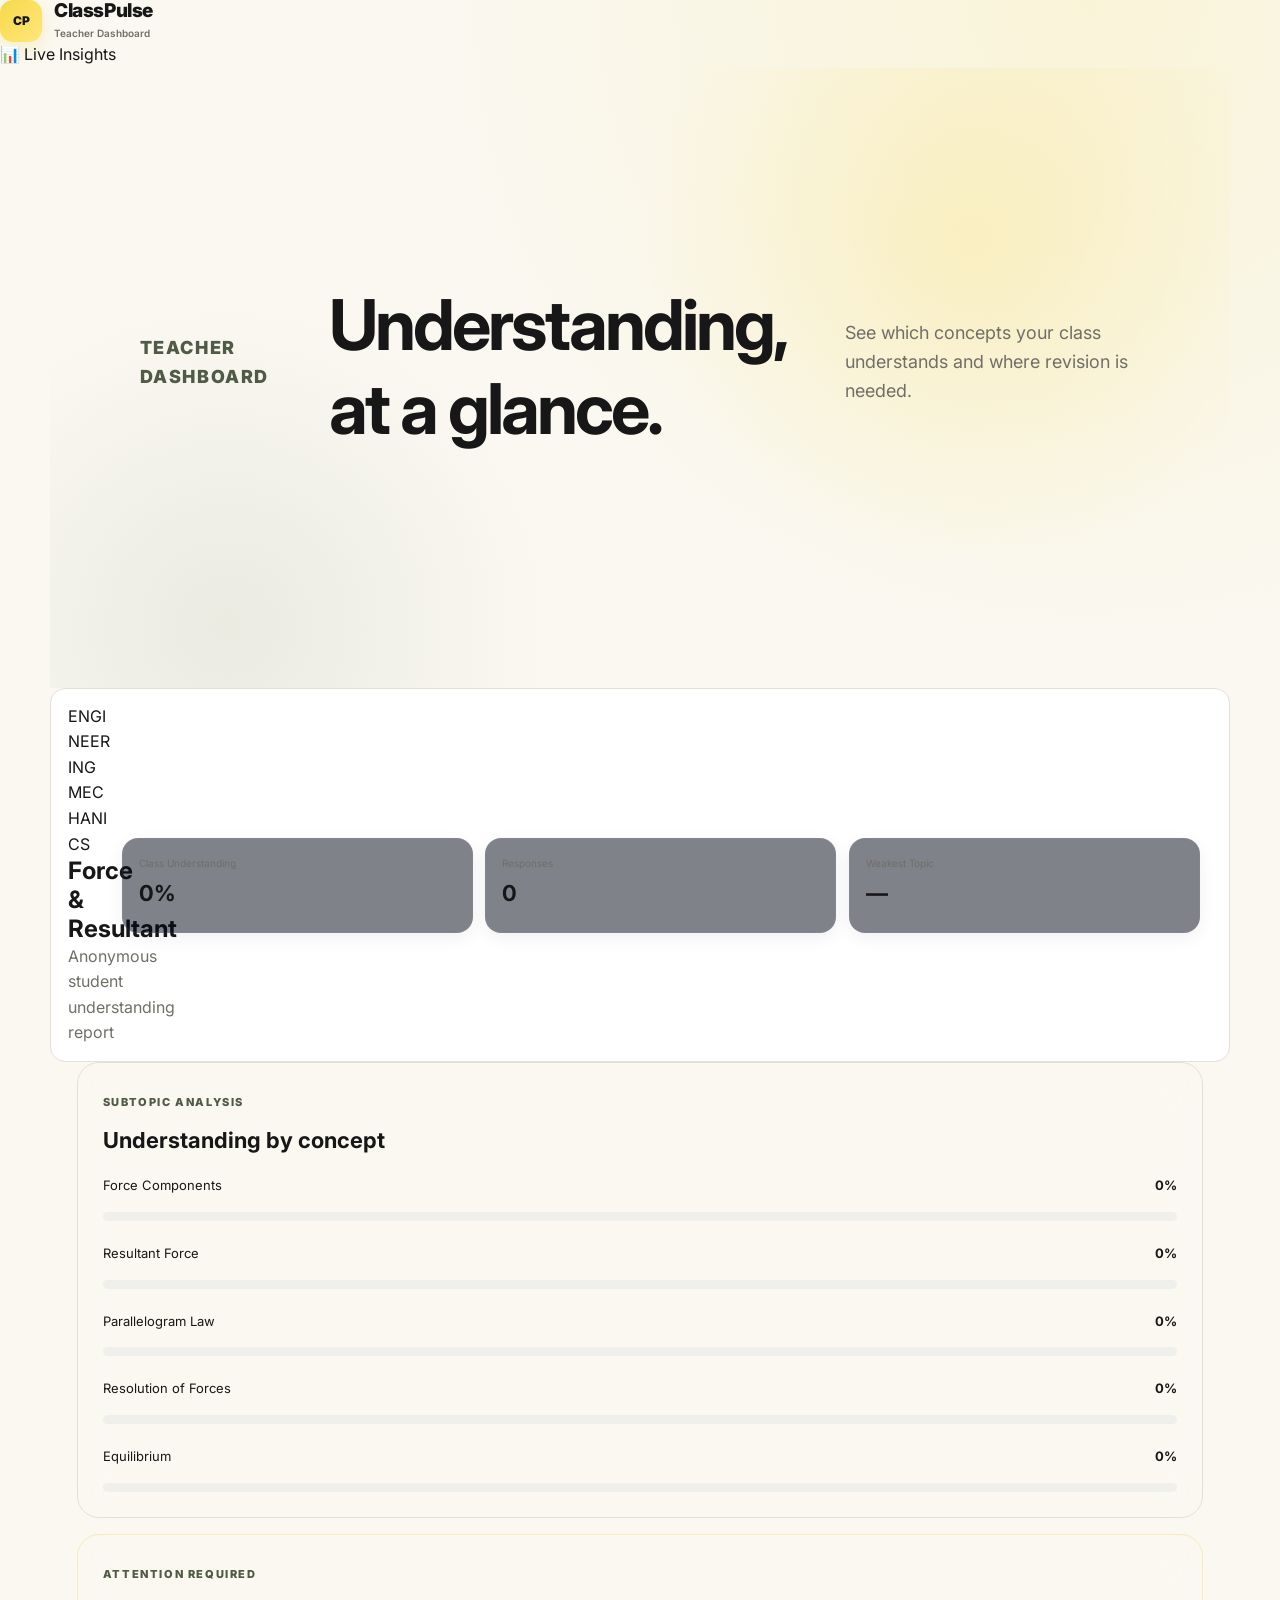
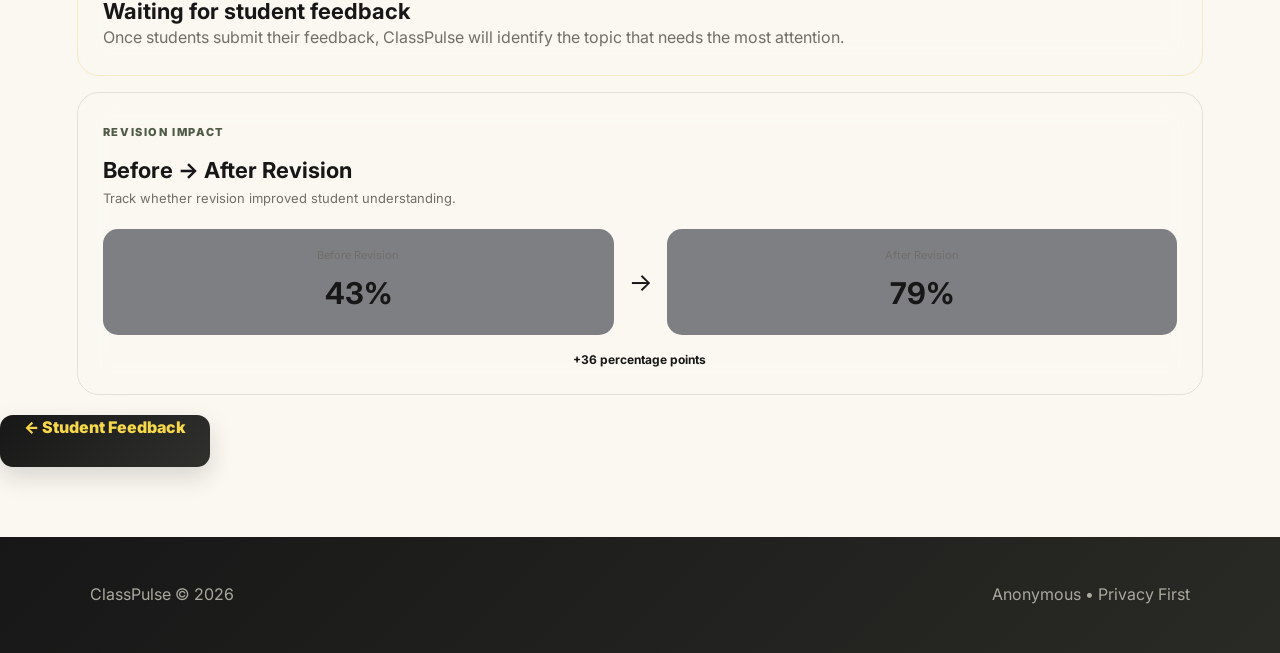
<file: Dashboard.html>
<!DOCTYPE html>
<html lang="en">
<head>
    <meta charset="UTF-8">
    <meta name="viewport" content="width=device-width, initial-scale=1.0">

    <title>ClassPulse — Teacher Dashboard</title>

    <link rel="stylesheet" href="style.css">

    <link rel="preconnect" href="https://fonts.googleapis.com">
    <link rel="preconnect" href="https://fonts.gstatic.com" crossorigin>

    <link href="https://fonts.googleapis.com/css2?family=Inter:wght@400;500;600;700;800&display=swap" rel="stylesheet">
</head>

<body>

<header class="topbar">

    <div class="brand">

        <div class="brand-icon">
            CP
        </div>

        <div>
            <h2>ClassPulse</h2>
            <span>Teacher Dashboard</span>
        </div>

    </div>

    <div class="anonymous-badge">
        📊 Live Insights
    </div>

</header>


<main class="container">

    <section class="hero">

        <p class="eyebrow">
            TEACHER DASHBOARD
        </p>

        <h1>
            Understanding, at a glance.
        </h1>

        <p class="hero-text">
            See which concepts your class understands and where revision is needed.
        </p>

    </section>


    <!-- Overall Stats -->

    <section class="lesson-card">

        <div class="lesson-info">

            <span class="subject">
                ENGINEERING MECHANICS
            </span>

            <h2>
                Force &amp; Resultant
            </h2>

            <p>
                Anonymous student understanding report
            </p>

        </div>


        <div class="dashboard-stats">

            <div class="stat-card">

                <span>Class Understanding</span>

                <strong id="overallScore">
                    0%
                </strong>

            </div>


            <div class="stat-card">

                <span>Responses</span>

                <strong id="responseCount">
                    0
                </strong>

            </div>


            <div class="stat-card">

                <span>Weakest Topic</span>

                <strong id="weakestTopic">
                    —
                </strong>

            </div>

        </div>

    </section>


    <!-- Topic Understanding -->

    <section class="dashboard-card">

        <div class="dashboard-heading">

            <div>
                <p class="eyebrow">
                    SUBTOPIC ANALYSIS
                </p>

                <h2>
                    Understanding by concept
                </h2>
            </div>

        </div>


        <div id="topicResults">

            <div class="dashboard-topic">

                <div class="topic-title">

                    <span>
                        Force Components
                    </span>

                    <strong>
                        0%
                    </strong>

                </div>

                <div class="dashboard-bar">
                    <div style="width: 0%"></div>
                </div>

            </div>


            <div class="dashboard-topic">

                <div class="topic-title">

                    <span>
                        Resultant Force
                    </span>

                    <strong>
                        0%
                    </strong>

                </div>

                <div class="dashboard-bar">
                    <div style="width: 0%"></div>
                </div>

            </div>


            <div class="dashboard-topic">

                <div class="topic-title">

                    <span>
                        Parallelogram Law
                    </span>

                    <strong>
                        0%
                    </strong>

                </div>

                <div class="dashboard-bar">
                    <div style="width: 0%"></div>
                </div>

            </div>


            <div class="dashboard-topic">

                <div class="topic-title">

                    <span>
                        Resolution of Forces
                    </span>

                    <strong>
                        0%
                    </strong>

                </div>

                <div class="dashboard-bar">
                    <div style="width: 0%"></div>
                </div>

            </div>


            <div class="dashboard-topic">

                <div class="topic-title">

                    <span>
                        Equilibrium
                    </span>

                    <strong>
                        0%
                    </strong>

                </div>

                <div class="dashboard-bar">
                    <div style="width: 0%"></div>
                </div>

            </div>

        </div>

    </section>


    <!-- Attention Required -->

    <section class="dashboard-card attention-card">

        <p class="eyebrow">
            ATTENTION REQUIRED
        </p>

        <h2 id="attentionTitle">
            Waiting for student feedback
        </h2>

        <p id="attentionText">
            Once students submit their feedback, ClassPulse will identify the topic that needs the most attention.
        </p>

    </section>


    <!-- Before After -->

    <section class="dashboard-card">

        <p class="eyebrow">
            REVISION IMPACT
        </p>

        <h2>
            Before → After Revision
        </h2>

        <p class="dashboard-description">
            Track whether revision improved student understanding.
        </p>


        <div class="revision-box">

            <div class="revision-item">

                <span>
                    Before Revision
                </span>

                <strong>
                    43%
                </strong>

            </div>


            <div class="revision-arrow">
                →
            </div>


            <div class="revision-item">

                <span>
                    After Revision
                </span>

                <strong>
                    79%
                </strong>

            </div>


            <div class="improvement">
                +36 percentage points
            </div>

        </div>

    </section>


    <div class="dashboard-actions">

        <a href="index.html" class="submit-btn">
            ← Student Feedback
        </a>

    </div>

</main>


<footer>

    <p>
        ClassPulse © 2026
    </p>

    <span>
        Anonymous • Privacy First
    </span>

</footer>


<style>

.dashboard-stats {
    display: grid;
    grid-template-columns: repeat(3, 1fr);
    gap: 12px;
    margin-top: 22px;
}

.stat-card {
    background: rgba(2, 6, 23, 0.5);
    border: 1px solid rgba(148, 163, 184, 0.12);
    border-radius: 16px;
    padding: 16px;
}

.stat-card span {
    display: block;
    color: var(--muted);
    font-size: 10px;
    margin-bottom: 5px;
}

.stat-card strong {
    font-size: 22px;
}

.dashboard-card {
    background: var(--card);
    border: 1px solid var(--border);
    backdrop-filter: blur(18px);
    border-radius: 22px;
    padding: 25px;
    margin-bottom: 16px;
}

.dashboard-card h2 {
    margin-top: 5px;
    font-size: 22px;
}

.dashboard-topic {
    margin-top: 22px;
}

.topic-title {
    display: flex;
    justify-content: space-between;
    gap: 15px;
    font-size: 13px;
}

.topic-title strong {
    color: var(--blue);
}

.dashboard-bar {
    height: 9px;
    background: rgba(148, 163, 184, 0.1);
    border-radius: 20px;
    overflow: hidden;
    margin-top: 8px;
}

.dashboard-bar div {
    height: 100%;
    border-radius: inherit;
    background: linear-gradient(90deg, var(--blue-dark), var(--blue));
    transition: width 0.5s ease;
}

.attention-card {
    border-color: rgba(234, 179, 8, 0.2);
}

.dashboard-description {
    color: var(--muted);
    font-size: 13px;
    margin-top: 5px;
}

.revision-box {
    margin-top: 20px;
    display: flex;
    align-items: center;
    justify-content: space-between;
    gap: 15px;
    flex-wrap: wrap;
}

.revision-item {
    flex: 1;
    min-width: 130px;
    background: rgba(2, 6, 23, 0.5);
    padding: 18px;
    border-radius: 15px;
    text-align: center;
}

.revision-item span {
    display: block;
    color: var(--muted);
    font-size: 11px;
}

.revision-item strong {
    display: block;
    font-size: 30px;
    margin-top: 4px;
}

.revision-arrow {
    font-size: 25px;
    color: var(--blue);
}

.improvement {
    width: 100%;
    text-align: center;
    color: var(--green);
    font-size: 12px;
    font-weight: 700;
}

.dashboard-actions {
    margin-top: 20px;
}

.dashboard-actions a {
    display: block;
    text-align: center;
    text-decoration: none;
}

@media (max-width: 600px) {

    .dashboard-stats {
        grid-template-columns: 1fr;
    }

    .revision-arrow {
        width: 100%;
        text-align: center;
    }

}

</style>


<script>

const savedFeedback =
    localStorage.getItem("classpulseFeedback");


if (savedFeedback) {

    const feedback =
        JSON.parse(savedFeedback);

    const answers =
        feedback.answers || {};


    const topics = [
        "Force Components",
        "Resultant Force",
        "Parallelogram Law",
        "Resolution of Forces",
        "Equilibrium"
    ];


    let total = 0;

    let weakest = null;

    let weakestScore = Infinity;


    topics.forEach((topic, index) => {

        const score =
            Number(answers[topic] || 0);

        total += score;


        if (score < weakestScore) {

            weakestScore = score;

            weakest = topic;

        }


        const topicBlocks =
            document.querySelectorAll(".dashboard-topic");


        if (topicBlocks[index]) {

            const scoreText =
                topicBlocks[index].querySelector("strong");

            const bar =
                topicBlocks[index].querySelector(".dashboard-bar div");


            scoreText.textContent =
                `${score}%`;

            bar.style.width =
                `${score}%`;

        }

    });


    const overall =
        Math.round(total / topics.length);


    document.getElementById("overallScore")
        .textContent = `${overall}%`;


    document.getElementById("responseCount")
        .textContent = "1";


    document.getElementById("weakestTopic")
        .textContent = weakest;


    document.getElementById("attentionTitle")
        .textContent =
        `${weakest} needs attention`;


    document.getElementById("attentionText")
        .textContent =
        `Students reported ${weakestScore}% understanding of this concept. Consider revising this topic before moving ahead.`;

}

</script>


</body>
</html>
</file>
<file: style.css>
/* =========================================================
   CLASSPULSE
   PREMIUM BANANA • OBSIDIAN • SAGE • IVORY THEME
   Complete UI stylesheet
========================================================= */

:root {
  --bg: #FAF8F1;
  --surface: #FFFFFF;
  --surface-soft: #F4F1E8;

  --text: #171717;
  --text-soft: #292925;
  --muted: #706F67;

  --border: #E4E0D5;
  --border-dark: #D5D0C2;

  --banana: #F7D84A;
  --banana-light: #FFF3A8;
  --banana-soft: #FFF8D6;
  --banana-dark: #D9B92F;

  --obsidian: #171717;
  --obsidian-soft: #242422;

  --sage: #66735B;
  --sage-dark: #4F5B46;
  --sage-soft: #E7EBDD;

  --success: #4F7A52;
  --warning: #B88718;
  --danger: #B84A4A;

  --primary: #171717;
  --primary-dark: #000000;
  --primary-soft: #FFF8D6;

  --shadow-xs: 0 2px 8px rgba(23, 23, 23, 0.04);
  --shadow-sm: 0 5px 18px rgba(23, 23, 23, 0.06);
  --shadow: 0 14px 38px rgba(23, 23, 23, 0.09);
  --shadow-lg: 0 22px 60px rgba(23, 23, 23, 0.13);

  --radius-sm: 12px;
  --radius: 18px;
  --radius-lg: 24px;
}


/* =========================================================
   RESET
========================================================= */

* {
  margin: 0;
  padding: 0;
  box-sizing: border-box;
}

html {
  scroll-behavior: smooth;
}

body {
  min-height: 100vh;

  font-family:
    Inter,
    -apple-system,
    BlinkMacSystemFont,
    "Segoe UI",
    Arial,
    Helvetica,
    sans-serif;

  background:
    radial-gradient(
      circle at 85% 0%,
      rgba(247, 216, 74, 0.15),
      transparent 27%
    ),
    var(--bg);

  color: var(--text);

  line-height: 1.6;
}

button,
input,
select,
textarea {
  font: inherit;
}

button {
  cursor: pointer;
}

a {
  color: inherit;
  text-decoration: none;
}

img {
  max-width: 100%;
  display: block;
}

h1,
h2,
h3,
h4 {
  line-height: 1.2;
}

p {
  color: var(--muted);
}


/* =========================================================
   NAVBAR
========================================================= */

.navbar {
  width: 100%;
  min-height: 74px;

  padding: 0 6%;

  display: flex;
  align-items: center;
  justify-content: space-between;

  position: sticky;
  top: 0;
  z-index: 1000;

  background: rgba(255, 255, 255, 0.91);

  border-bottom: 1px solid rgba(23, 23, 23, 0.08);

  box-shadow:
    0 4px 22px rgba(23, 23, 23, 0.045);

  backdrop-filter: blur(18px);
  -webkit-backdrop-filter: blur(18px);
}


/* Original navbar logo */

.logo {
  display: flex;
  align-items: center;
  gap: 11px;

  font-size: 20px;
  font-weight: 850;

  white-space: nowrap;
}

.logo-mark {
  width: 40px;
  height: 40px;

  display: grid;
  place-items: center;

  border-radius: 12px;

  background:
    linear-gradient(
      135deg,
      var(--banana),
      #FFE77A
    );

  color: var(--obsidian);

  font-size: 12px;
  font-weight: 900;

  box-shadow:
    0 7px 18px rgba(247, 216, 74, 0.28);
}


/* Student page brand */

.brand {
  display: flex;
  align-items: center;
  gap: 12px;

  min-width: 0;
}

.brand-icon {
  width: 42px;
  height: 42px;

  flex-shrink: 0;

  display: grid;
  place-items: center;

  border-radius: 13px;

  background:
    linear-gradient(
      135deg,
      var(--banana),
      #FFE77A
    );

  color: var(--obsidian);

  font-size: 12px;
  font-weight: 900;

  box-shadow:
    0 7px 18px rgba(247, 216, 74, 0.25);
}

.brand h2 {
  font-size: 19px;
  line-height: 1.1;
  font-weight: 850;

  letter-spacing: -0.4px;
}

.brand span {
  display: block;

  margin-top: 3px;

  color: var(--muted);

  font-size: 10px;
  font-weight: 600;
}


/* Standard navigation */

.nav-links {
  display: flex;
  align-items: center;
  gap: 26px;
}

.nav-links a,
.navbar nav a {
  position: relative;

  color: #66655E;

  font-size: 13px;
  font-weight: 700;

  transition:
    color 0.2s ease,
    background 0.2s ease;
}

.nav-links a:hover,
.nav-links a.active,
.navbar nav a:hover,
.navbar nav a.active {
  color: var(--obsidian);
}

.nav-links a.active::after,
.navbar nav a.active::after {
  content: "";

  position: absolute;

  left: 0;
  right: 0;
  bottom: -8px;

  height: 3px;

  border-radius: 99px;

  background: var(--banana);
}

.navbar nav {
  display: flex;
  align-items: center;
  gap: 7px;
}

.navbar nav a {
  padding: 9px 11px;

  border-radius: 10px;
}

.navbar nav a:hover {
  background: var(--surface-soft);
}


/* =========================================================
   COMMON
========================================================= */

section {
  width: 88%;
  max-width: 1180px;
  margin: auto;
}

.eyebrow {
  display: inline-block;

  color: var(--sage-dark);

  font-size: 11px;
  font-weight: 850;

  letter-spacing: 1.6px;

  text-transform: uppercase;

  margin-bottom: 10px;
}

.section-heading {
  margin-bottom: 34px;
}

.section-heading h2 {
  font-size: 36px;
  margin-bottom: 10px;

  letter-spacing: -1px;
}

.section-heading p {
  max-width: 650px;
}


/* =========================================================
   BUTTONS
========================================================= */

.btn {
  min-height: 46px;

  padding: 0 20px;

  display: inline-flex;
  align-items: center;
  justify-content: center;

  gap: 8px;

  border-radius: 12px;

  border: 1px solid transparent;

  font-size: 13px;
  font-weight: 800;

  transition:
    transform 0.2s ease,
    box-shadow 0.2s ease,
    background 0.2s ease,
    border-color 0.2s ease;
}

.btn-primary {
  background: var(--obsidian);
  color: var(--banana);

  box-shadow:
    0 7px 18px rgba(23, 23, 23, 0.13);
}

.btn-primary:hover {
  background: #000;
  color: #FFE878;

  transform: translateY(-2px);

  box-shadow:
    0 11px 25px rgba(23, 23, 23, 0.18);
}

.btn-secondary {
  background: var(--surface);

  color: var(--text);

  border-color: var(--border);
}

.btn-secondary:hover {
  border-color: var(--banana-dark);

  background: var(--banana-soft);

  transform: translateY(-1px);
}


/* =========================================================
   HOME — HERO
========================================================= */

.hero {
  width: 100%;
  min-height: 620px;

  padding: 90px 7%;

  display: flex;
  align-items: center;
  justify-content: space-between;

  gap: 60px;

  background:
    radial-gradient(
      circle at 78% 28%,
      rgba(247, 216, 74, 0.22),
      transparent 32%
    ),
    radial-gradient(
      circle at 15% 90%,
      rgba(102, 115, 91, 0.10),
      transparent 28%
    );
}

.hero-content {
  max-width: 650px;
}

.hero h1 {
  font-size: clamp(42px, 6vw, 70px);

  letter-spacing: -3px;

  margin-bottom: 22px;
}

.hero h1 span {
  color: var(--sage-dark);

  position: relative;
}

.hero h1 span::after {
  content: "";

  position: absolute;

  left: 0;
  right: 0;
  bottom: -3px;

  height: 6px;

  border-radius: 99px;

  background: var(--banana);
}

.hero p {
  max-width: 600px;

  margin-bottom: 30px;

  font-size: 18px;
}

.hero-buttons {
  display: flex;
  flex-wrap: wrap;
  gap: 12px;
}

.hero-card {
  width: 390px;
  min-height: 330px;

  padding: 30px;

  background:
    linear-gradient(
      145deg,
      #FFFFFF,
      #FBF9F1
    );

  border: 1px solid var(--border);

  border-radius: var(--radius-lg);

  box-shadow: var(--shadow-lg);

  transition:
    transform 0.25s ease,
    box-shadow 0.25s ease;
}

.hero-card:hover {
  transform: translateY(-5px);

  box-shadow:
    0 28px 70px rgba(23, 23, 23, 0.15);
}


/* =========================================================
   HOME SECTIONS
========================================================= */

.steps-section,
.split-section,
.teacher-section,
.insight-section,
.privacy-section,
.final-cta {
  padding: 90px 0;
}

.steps-grid {
  display: grid;

  grid-template-columns: repeat(4, 1fr);

  gap: 18px;
}

.step-card,
.feature-card,
.teacher-subject-card {
  background:
    linear-gradient(
      145deg,
      #FFFFFF,
      #FBFAF6
    );

  border: 1px solid var(--border);

  border-radius: var(--radius);

  padding: 25px;

  box-shadow: var(--shadow-sm);

  transition:
    transform 0.22s ease,
    border-color 0.22s ease,
    box-shadow 0.22s ease;
}

.step-card:hover,
.feature-card:hover,
.teacher-subject-card:hover {
  transform: translateY(-4px);

  border-color: #D7CFAD;

  box-shadow: var(--shadow);
}

.step-card h3,
.feature-card h3,
.teacher-subject-card h3 {
  margin: 12px 0 8px;
}

.step-number {
  width: 42px;
  height: 42px;

  display: grid;
  place-items: center;

  border-radius: 12px;

  background: var(--banana-soft);

  color: var(--obsidian);

  font-weight: 900;

  box-shadow:
    inset 0 0 0 1px rgba(247, 216, 74, 0.28);
}


/* =========================================================
   TEACHER SUBJECTS
========================================================= */

.teacher-subjects {
  display: grid;

  grid-template-columns: repeat(3, 1fr);

  gap: 18px;
}


/* =========================================================
   INSIGHT
========================================================= */

.insight-card {
  background:
    linear-gradient(
      135deg,
      #171717,
      #292925
    );

  color: white;

  border-radius: var(--radius-lg);

  padding: 34px;

  display: flex;

  gap: 20px;

  align-items: flex-start;

  box-shadow: var(--shadow-lg);
}

.insight-card p {
  color: #C5C4BC;
}

.insight-icon {
  width: 50px;
  height: 50px;

  flex-shrink: 0;

  border-radius: 15px;

  background:
    rgba(247, 216, 74, 0.13);

  color: var(--banana);

  display: grid;
  place-items: center;
}


/* =========================================================
   PRIVACY
========================================================= */

.privacy-card {
  background: #FFFFFF;

  border: 1px solid var(--border);

  border-radius: 20px;

  padding: 30px;

  display: flex;

  gap: 18px;

  box-shadow: var(--shadow-sm);
}

.privacy-icon {
  font-size: 25px;
}


/* =========================================================
   FINAL CTA
========================================================= */

.final-cta {
  text-align: center;
}

.final-cta h2 {
  font-size: 42px;

  margin-bottom: 14px;
}

.final-cta p {
  max-width: 600px;

  margin: 0 auto 25px;
}


/* =========================================================
   STUDENT PAGE
========================================================= */

.student-page {
  width: 90%;
  max-width: 1000px;

  margin: 55px auto 90px;
}

.student-header {
  margin-bottom: 35px;
}

.student-header h1 {
  font-size: 42px;

  margin-bottom: 10px;
}


/* New student layout */

main > .section.student-form {
  width: min(1100px, 90%);

  margin: 55px auto 90px;

  background: transparent;

  border: none;

  box-shadow: none;
}

.student-form > .section-heading {
  padding: 5px 3px;

  margin-bottom: 34px;
}

.student-form > .section-heading h1 {
  font-size: clamp(38px, 5vw, 56px);

  letter-spacing: -2.4px;

  margin-bottom: 13px;
}

.student-form > .section-heading h1 span {
  color: var(--sage-dark);

  position: relative;
}

.student-form > .section-heading h1 span::after {
  content: "";

  position: absolute;

  left: 0;
  bottom: -5px;

  width: 100%;
  height: 5px;

  border-radius: 99px;

  background: var(--banana);
}

.student-form > .section-heading > p {
  max-width: 670px;

  font-size: 15px;

  line-height: 1.7;
}


/* =========================================================
   STUDENT DETAILS / FORM
========================================================= */

.form-grid {
  display: grid;

  grid-template-columns: 1fr 1fr;

  gap: 20px;
}

.form-group {
  display: flex;

  flex-direction: column;

  gap: 8px;
}

.form-group label,
.student-input label {
  color: var(--text);

  font-size: 12px;
  font-weight: 800;
}

.form-group input,
.form-group select,
.student-form input,
.student-form select,
.student-input input {
  width: 100%;

  min-height: 50px;

  padding: 0 14px;

  border: 1px solid var(--border);

  border-radius: 12px;

  outline: none;

  background: #FFFFFF;

  color: var(--text);

  transition:
    border-color 0.2s ease,
    box-shadow 0.2s ease,
    background 0.2s ease;
}

.form-group input::placeholder,
.student-input input::placeholder {
  color: #A5A39B;
}

.form-group input:focus,
.form-group select:focus,
.student-form input:focus,
.student-form select:focus,
.student-input input:focus {
  border-color: var(--banana-dark);

  background: #FFFDF5;

  box-shadow:
    0 0 0 4px rgba(247, 216, 74, 0.17);
}


/* =========================================================
   STUDENT STEPS
========================================================= */

.student-form .step-card {
  width: 100%;

  margin-bottom: 22px;

  padding: 30px;

  background:
    linear-gradient(
      145deg,
      #FFFFFF,
      #FBFAF6
    );

  border: 1px solid var(--border);

  border-radius: 22px;

  box-shadow: var(--shadow-sm);

  transition:
    transform 0.22s ease,
    border-color 0.22s ease,
    box-shadow 0.22s ease;
}

.student-form .step-card:hover {
  border-color: #D9D2BA;

  box-shadow: var(--shadow);
}

.student-form .step-card > .step-number {
  width: 44px;
  height: 44px;

  margin-bottom: 17px;

  border-radius: 13px;

  background: var(--obsidian);

  color: var(--banana);

  display: grid;
  place-items: center;

  font-size: 12px;
  font-weight: 900;

  box-shadow:
    0 8px 20px rgba(23, 23, 23, 0.14);
}

.student-form .step-card h2 {
  margin-bottom: 7px;

  font-size: 22px;

  letter-spacing: -0.5px;
}

.student-form .step-card > p {
  margin-bottom: 21px;

  font-size: 13px;
}


/* =========================================================
   STUDENT INPUT GROUP
========================================================= */

.student-input-group {
  display: grid;

  grid-template-columns:
    repeat(2, minmax(0, 1fr));

  gap: 16px;
}

.student-input {
  display: flex;

  flex-direction: column;

  gap: 8px;
}


/* =========================================================
   SUBJECTS
========================================================= */

.subject-grid,
.subjects-grid {
  display: grid;

  grid-template-columns:
    repeat(2, minmax(0, 1fr));

  gap: 14px;

  margin-top: 20px;
}

.subject-card,
.student-subject {
  width: 100%;

  min-height: 100px;

  padding: 18px;

  display: flex;

  align-items: center;

  gap: 15px;

  position: relative;

  text-align: left;

  background: #FFFFFF;

  border: 1px solid var(--border);

  border-radius: 17px;

  color: var(--text);

  cursor: pointer;

  box-shadow: var(--shadow-xs);

  transition:
    transform 0.2s ease,
    border-color 0.2s ease,
    background 0.2s ease,
    box-shadow 0.2s ease;
}

.subject-card:hover,
.student-subject:hover {
  transform: translateY(-3px);

  border-color: #D7C77A;

  box-shadow: var(--shadow);
}

.subject-card.active,
.student-subject.selected {
  background:
    linear-gradient(
      135deg,
      #FFF8D3,
      #FFFDF4
    );

  border: 1px solid var(--banana);

  box-shadow:
    0 10px 28px rgba(247, 216, 74, 0.17),
    inset 0 0 0 1px rgba(247, 216, 74, 0.17);
}

.student-subject::after {
  content: "→";

  position: absolute;

  right: 18px;

  color: #A3A198;

  font-size: 18px;

  transition:
    color 0.2s ease,
    transform 0.2s ease;
}

.student-subject:hover::after {
  color: var(--obsidian);

  transform: translateX(3px);
}

.student-subject.selected::after {
  content: "✓";

  color: var(--sage-dark);

  font-weight: 900;
}

.subject-icon {
  width: 49px;
  height: 49px;

  flex-shrink: 0;

  display: grid;
  place-items: center;

  border-radius: 14px;

  background: var(--obsidian);

  color: var(--banana);

  font-size: 11px;
  font-weight: 900;

  box-shadow:
    0 6px 15px rgba(23, 23, 23, 0.13);
}

.subject-info {
  min-width: 0;

  padding-right: 25px;
}

.subject-info h3 {
  margin-bottom: 4px;

  font-size: 14px;

  line-height: 1.35;

  overflow-wrap: anywhere;
}

.subject-info p {
  font-size: 12px;

  color: var(--muted);
}


/* =========================================================
   CHAPTER / LESSONS
========================================================= */

.chapter-section,
.topic-section,
.review-section {
  margin-top: 30px;
}

.chapter-section h2,
.topic-section h2,
.review-section h2 {
  margin-bottom: 15px;
}

.chapter-list {
  display: grid;

  grid-template-columns:
    repeat(2, minmax(0, 1fr));

  gap: 13px;

  width: 100%;
}

.chapter-card,
.lesson-card,
#chapterList button {
  width: 100%;

  min-height: 76px;

  padding: 15px 17px;

  display: grid;

  grid-template-columns:
    42px minmax(0, 1fr) auto;

  align-items: center;

  gap: 12px;

  text-align: left;

  background: #FFFFFF;

  border: 1px solid var(--border);

  border-radius: 15px;

  color: var(--text);

  cursor: pointer;

  transition:
    transform 0.2s ease,
    border-color 0.2s ease,
    background 0.2s ease,
    box-shadow 0.2s ease;
}

.chapter-card:hover,
.lesson-card:hover,
#chapterList button:hover {
  transform: translateY(-2px);

  border-color: #CFC59B;

  box-shadow: var(--shadow-sm);
}

.chapter-card.active,
.lesson-card.active,
#chapterList button.selected {
  background: var(--sage-soft);

  border-color: var(--sage);

  box-shadow:
    0 8px 22px rgba(102, 115, 91, 0.13);
}

.chapter-card *,
.lesson-card *,
#chapterList button * {
  max-width: 100%;
}

.chapter-card span,
.lesson-card span,
#chapterList button span {
  display: block;

  white-space: normal;

  word-break: normal;

  overflow-wrap: anywhere;
}

.chapter-number {
  width: 39px;
  height: 39px;

  display: grid;
  place-items: center;

  border-radius: 11px;

  background: var(--surface-soft);

  color: var(--sage-dark);

  font-size: 11px;
  font-weight: 900;
}

#chapterList button.selected .chapter-number,
.chapter-card.active .chapter-number {
  background: var(--sage);

  color: white;
}

.chapter-name {
  min-width: 0;

  font-size: 14px;

  line-height: 1.35;

  overflow-wrap: anywhere;
}

.chapter-count {
  color: var(--muted);

  font-size: 11px;
  font-weight: 700;

  white-space: nowrap;
}

.empty-message {
  grid-column: 1 / -1;

  padding: 30px;

  text-align: center;

  color: var(--muted);

  background: var(--surface-soft);

  border: 1px dashed #D3CEC1;

  border-radius: 14px;

  font-size: 13px;
}


/* =========================================================
   TOPICS / SUBTOPICS
========================================================= */

.topic-list {
  display: flex;

  flex-direction: column;

  gap: 18px;

  width: 100%;
}

#topicsContainer {
  display: flex;

  flex-direction: column;

  gap: 14px;

  margin-top: 20px;
}

.topic-card,
.topic-rating {
  width: 100%;

  padding: 21px;

  background: #FFFFFF;

  border: 1px solid var(--border);

  border-radius: 17px;

  box-shadow: var(--shadow-xs);

  transition:
    border-color 0.2s ease,
    box-shadow 0.2s ease;
}

.topic-card:hover,
.topic-rating:hover {
  border-color: #DAD2B8;

  box-shadow: var(--shadow-sm);
}

.topic-name,
.topic-title {
  margin-bottom: 16px;
}

.topic-name {
  font-size: 16px;
  font-weight: 800;
}

.topic-title h3 {
  margin-bottom: 5px;

  font-size: 15px;

  letter-spacing: -0.2px;
}

.topic-title p {
  font-size: 12px;

  line-height: 1.55;
}


/* =========================================================
   0 / 25 / 50 / 75 / 100%
========================================================= */

.rating-options {
  width: 100%;

  display: grid;

  grid-template-columns:
    repeat(5, minmax(65px, 1fr));

  gap: 10px;
}

.rating-option {
  min-height: 66px;

  border: 1px solid var(--border);

  border-radius: 14px;

  background: #FBFAF7;

  color: #6C6A62;

  display: flex;

  align-items: center;
  justify-content: center;

  font-size: 15px;

  font-weight: 850;

  cursor: pointer;

  transition:
    transform 0.18s ease,
    border-color 0.18s ease,
    background 0.18s ease,
    color 0.18s ease,
    box-shadow 0.18s ease;
}

.rating-option:hover {
  transform: translateY(-2px);

  border-color: var(--banana-dark);

  background: var(--banana-soft);

  color: var(--obsidian);
}

.rating-option.selected,
.rating-option.active {
  background: var(--banana);

  border-color: var(--banana-dark);

  color: var(--obsidian);

  box-shadow:
    0 8px 20px rgba(247, 216, 74, 0.25);
}

.rating-option label {
  width: 100%;
  height: 100%;
  min-height: 66px;

  display: flex;

  align-items: center;
  justify-content: center;

  cursor: pointer;
}

.rating-option input[type="radio"] {
  position: absolute;

  opacity: 0;

  pointer-events: none;
}


/* IMPORTANT:
   Current student.html uses labels directly inside
   .rating-options, so these rules style that exact HTML.
*/

.rating-options > label {
  position: relative;

  min-height: 62px;

  display: flex;

  align-items: center;
  justify-content: center;

  border: 1px solid var(--border);

  border-radius: 13px;

  background: #FBFAF7;

  color: #6C6A62;

  cursor: pointer;

  font-size: 13px;
  font-weight: 850;

  transition:
    transform 0.18s ease,
    border-color 0.18s ease,
    background 0.18s ease,
    color 0.18s ease,
    box-shadow 0.18s ease;
}

.rating-options > label:hover {
  transform: translateY(-2px);

  border-color: var(--banana-dark);

  background: var(--banana-soft);

  color: var(--obsidian);
}

.rating-options > label:has(input:checked) {
  background: var(--banana);

  border-color: var(--banana-dark);

  color: var(--obsidian);

  box-shadow:
    0 8px 20px rgba(247, 216, 74, 0.25);

  transform: translateY(-2px);
}

.rating-options > label input {
  position: absolute;

  opacity: 0;

  pointer-events: none;
}

.rating-options > label span {
  pointer-events: none;
}


/* =========================================================
   DIFFICULT TOPICS
========================================================= */

.difficult-topics,
.checkbox-grid {
  display: grid;

  grid-template-columns:
    repeat(2, minmax(0, 1fr));

  gap: 10px;

  margin-top: 15px;
}

.difficult-topic,
.checkbox-grid label {
  min-height: 48px;

  display: flex;

  align-items: center;

  gap: 10px;

  padding: 12px 14px;

  border: 1px solid var(--border);

  border-radius: 12px;

  background: #FBFAF7;

  color: #4E4D47;

  font-size: 12px;
  font-weight: 650;

  cursor: pointer;

  transition:
    border-color 0.2s ease,
    background 0.2s ease,
    transform 0.2s ease;
}

.difficult-topic:hover,
.checkbox-grid label:hover {
  border-color: var(--banana-dark);

  background: var(--banana-soft);

  transform: translateY(-1px);
}

.difficult-topic input,
.checkbox-grid input {
  width: 17px;
  height: 17px;

  flex-shrink: 0;

  accent-color: var(--sage);
}


/* =========================================================
   REVIEW
========================================================= */

.review-label {
  display: block;

  margin-top: 24px;

  margin-bottom: 9px;

  color: var(--text);

  font-size: 12px;
  font-weight: 800;
}

.review-textarea,
textarea {
  width: 100%;

  min-height: 135px;

  padding: 15px;

  resize: vertical;

  border: 1px solid var(--border);

  border-radius: 14px;

  outline: none;

  background: #FFFFFF;

  color: var(--text);

  font-family: inherit;

  transition:
    border-color 0.2s ease,
    box-shadow 0.2s ease,
    background 0.2s ease;
}

.review-textarea::placeholder,
textarea::placeholder {
  color: #AAA79D;
}

.review-textarea:focus,
textarea:focus {
  border-color: var(--banana-dark);

  background: #FFFDF5;

  box-shadow:
    0 0 0 4px rgba(247, 216, 74, 0.16);
}

.privacy-note {
  margin-top: 15px;

  padding: 12px 14px;

  border-radius: 11px;

  background: var(--sage-soft);

  color: var(--sage-dark);

  font-size: 11px;

  font-weight: 650;
}


/* =========================================================
   SHOW / HIDE TOPIC & REVIEW SECTIONS
========================================================= */

#topicsSection,
#reviewSection {
  display: none;
}

#topicsSection.visible,
#reviewSection.visible {
  display: block;

  animation:
    revealSection 0.35s ease both;
}

@keyframes revealSection {
  from {
    opacity: 0;

    transform:
      translateY(10px);
  }

  to {
    opacity: 1;

    transform:
      translateY(0);
  }
}


/* =========================================================
   SUBMIT
========================================================= */

.submit-area {
  margin-top: 25px;

  display: flex;

  justify-content: flex-end;
}

.submit-btn,
.primary-btn.submit-review {
  min-height: 52px;

  min-width: 190px;

  padding: 0 24px;

  border: none;

  border-radius: 13px;

  background:
    linear-gradient(
      135deg,
      var(--obsidian),
      #30302D
    );

  color: var(--banana);

  font-weight: 850;

  cursor: pointer;

  box-shadow:
    0 10px 25px rgba(23, 23, 23, 0.15);

  transition:
    transform 0.2s ease,
    box-shadow 0.2s ease,
    background 0.2s ease;
}

.submit-btn:hover,
.primary-btn.submit-review:hover {
  transform: translateY(-2px);

  background: #000000;

  box-shadow:
    0 14px 30px rgba(23, 23, 23, 0.21);
}

.submit-btn:active,
.primary-btn.submit-review:active {
  transform: translateY(0);
}


/* =========================================================
   DASHBOARD
========================================================= */

.dashboard-header {
  width: 88%;
  max-width: 1180px;

  margin: 45px auto 25px;

  display: flex;

  justify-content: space-between;

  align-items: flex-end;

  gap: 30px;
}

.dashboard-header h1 {
  font-size: 40px;

  margin-bottom: 8px;
}

.dashboard-actions {
  display: flex;

  gap: 10px;

  flex-wrap: wrap;
}

.session-bar {
  width: 88%;
  max-width: 1180px;

  margin: 0 auto 25px;

  padding: 18px 22px;

  display: flex;

  align-items: center;

  justify-content: space-between;

  gap: 20px;

  background: #FFFFFF;

  border: 1px solid var(--border);

  border-radius: 16px;

  box-shadow: var(--shadow-sm);
}

.session-status {
  display: inline-flex;

  align-items: center;

  gap: 8px;

  font-weight: 750;
}

.session-status::before {
  content: "";

  width: 9px;
  height: 9px;

  border-radius: 50%;

  background: var(--success);

  box-shadow:
    0 0 0 4px rgba(79, 122, 82, 0.10);
}

.session-stats {
  display: flex;

  gap: 25px;
}


/* =========================================================
   FILTERS
========================================================= */

.analytics-filters,
.dashboard-filters {
  display: flex;

  gap: 12px;

  flex-wrap: wrap;
}

.analytics-filters label,
.dashboard-filters label {
  display: flex;

  flex-direction: column;

  gap: 6px;

  font-size: 12px;

  font-weight: 750;
}

.analytics-filters select,
.dashboard-filters select,
.analytics-filters input,
.dashboard-filters input {
  min-width: 180px;

  min-height: 44px;

  padding: 0 12px;

  border: 1px solid var(--border);

  border-radius: 10px;

  background: #FFFFFF;

  outline: none;
}

.analytics-filters select:focus,
.dashboard-filters select:focus,
.analytics-filters input:focus,
.dashboard-filters input:focus {
  border-color: var(--banana-dark);

  box-shadow:
    0 0 0 3px rgba(247, 216, 74, 0.14);
}


/* =========================================================
   DASHBOARD STATS
========================================================= */

.dashboard-grid {
  width: 88%;
  max-width: 1180px;

  margin: 25px auto;

  display: grid;

  grid-template-columns:
    repeat(4, 1fr);

  gap: 16px;
}

.stat-card {
  min-width: 0;

  padding: 23px;

  background:
    linear-gradient(
      145deg,
      #FFFFFF,
      #FBFAF6
    );

  border: 1px solid var(--border);

  border-radius: 17px;

  box-shadow: var(--shadow-sm);

  transition:
    transform 0.2s ease,
    box-shadow 0.2s ease,
    border-color 0.2s ease;
}

.stat-card:hover {
  transform: translateY(-3px);

  border-color: #D8D0B4;

  box-shadow: var(--shadow);
}

.stat-label {
  display: block;

  color: var(--muted);

  font-size: 12px;

  font-weight: 750;

  margin-bottom: 9px;
}

.stat-card strong {
  display: block;

  font-size: 27px;

  margin-bottom: 5px;

  overflow-wrap: anywhere;
}

.stat-card small {
  color: var(--muted);
}


/* =========================================================
   DASHBOARD PANELS
========================================================= */

.dashboard-panel,
.chart-card {
  width: 88%;
  max-width: 1180px;

  margin: 25px auto;

  padding: 25px;

  background: #FFFFFF;

  border: 1px solid var(--border);

  border-radius: 20px;

  box-shadow: var(--shadow-sm);
}


/* =========================================================
   TOPIC TABLE
========================================================= */

.topic-table {
  width: 100%;
}

.topic-row {
  width: 100%;

  min-height: 72px;

  padding: 15px 0;

  border-bottom: 1px solid var(--border);

  display: flex;

  align-items: center;

  justify-content: space-between;

  gap: 20px;
}

.topic-row:last-child {
  border-bottom: none;
}

.topic-main {
  min-width: 0;

  display: flex;

  align-items: center;

  gap: 12px;

  flex-wrap: wrap;
}

.topic-main strong {
  overflow-wrap: anywhere;
}

.topic-score {
  min-width: 180px;

  text-align: right;
}

.topic-bar {
  width: 180px;

  height: 7px;

  background: #ECE9DF;

  border-radius: 99px;

  overflow: hidden;

  margin-top: 7px;
}

.topic-bar span {
  display: block;

  height: 100%;

  background:
    linear-gradient(
      90deg,
      var(--sage),
      var(--banana)
    );

  border-radius: inherit;
}

.priority-high,
.priority-medium,
.priority-good,
.priority-strong {
  display: inline-flex;

  align-items: center;

  padding: 5px 9px;

  border-radius: 999px;

  font-size: 11px;

  font-weight: 800;
}

.priority-high {
  background: #FCE5E5;
  color: var(--danger);
}

.priority-medium {
  background: #FFF3CC;
  color: var(--warning);
}

.priority-good {
  background: #E4F0E5;
  color: var(--success);
}

.priority-strong {
  background: var(--sage-soft);
  color: var(--sage-dark);
}


/* =========================================================
   ANALYTICS
========================================================= */

.analytics-header {
  width: 88%;
  max-width: 1180px;

  margin: 55px auto 30px;

  display: flex;

  justify-content: space-between;

  align-items: flex-end;

  gap: 35px;
}

.analytics-header h1 {
  font-size: 45px;

  margin-bottom: 10px;
}

.analytics-header h1 span {
  color: var(--sage-dark);
}

.analytics-header p {
  max-width: 650px;
}

.analytics-stats {
  width: 88%;
  max-width: 1180px;

  margin: 0 auto 35px;

  display: grid;

  grid-template-columns:
    repeat(4, 1fr);

  gap: 16px;
}

.analytics-section {
  margin-top: 65px;

  margin-bottom: 65px;
}

.analytics-topic-list {
  width: 100%;
}

.distribution-grid {
  display: grid;

  grid-template-columns:
    repeat(4, 1fr);

  gap: 20px;
}

.distribution-item {
  padding: 20px;

  border: 1px solid var(--border);

  border-radius: 15px;

  background: #FFFFFF;
}

.distribution-top {
  display: flex;

  justify-content: space-between;

  align-items: center;

  margin-bottom: 13px;

  font-weight: 700;
}

.distribution-item small {
  color: var(--muted);
}

.mini-bar {
  height: 8px;

  background: #ECE9DF;

  border-radius: 99px;

  overflow: hidden;

  margin-bottom: 10px;
}

.mini-bar span {
  display: block;

  width: 0;

  height: 100%;

  background:
    linear-gradient(
      90deg,
      var(--sage),
      var(--banana)
    );

  border-radius: inherit;

  transition: width 0.3s ease;
}


/* =========================================================
   COMPARISON
========================================================= */

.comparison-grid {
  width: 88%;
  max-width: 1180px;

  margin: 25px auto;

  display: grid;

  grid-template-columns:
    repeat(3, 1fr);

  gap: 18px;
}

.comparison-card {
  padding: 25px;

  background: #FFFFFF;

  border: 1px solid var(--border);

  border-radius: 18px;

  box-shadow: var(--shadow-sm);

  transition:
    transform 0.2s ease,
    box-shadow 0.2s ease;
}

.comparison-card:hover {
  transform: translateY(-3px);

  box-shadow: var(--shadow);
}

.comparison-card span {
  display: block;

  color: var(--muted);

  font-size: 13px;

  font-weight: 700;

  margin-bottom: 10px;
}

.comparison-card strong {
  display: block;

  font-size: 32px;

  margin-bottom: 7px;
}


/* =========================================================
   ACTION CARD
========================================================= */

.action-card {
  width: 88%;
  max-width: 1180px;

  margin: 25px auto;

  padding: 28px;

  background: var(--banana-soft);

  border: 1px solid #E8D878;

  border-radius: 20px;

  display: flex;

  align-items: center;

  justify-content: space-between;

  gap: 20px;
}

.action-icon {
  width: 52px;
  height: 52px;

  flex-shrink: 0;

  border-radius: 15px;

  background: var(--obsidian);

  color: var(--banana);

  display: grid;

  place-items: center;

  font-size: 25px;
}


/* =========================================================
   EMPTY STATE
========================================================= */

.empty-state {
  width: 100%;

  padding: 45px 20px;

  text-align: center;

  border: 1px dashed #D0CABC;

  border-radius: 15px;

  background: var(--surface-soft);
}

.empty-state h3 {
  margin-bottom: 7px;
}


/* =========================================================
   REVIEW LIST
========================================================= */

.review-list {
  display: flex;

  flex-direction: column;

  gap: 12px;
}

.review-item {
  padding: 17px;

  border: 1px solid var(--border);

  border-radius: 13px;

  background: #FFFFFF;

  transition:
    transform 0.2s ease,
    box-shadow 0.2s ease;
}

.review-item:hover {
  transform: translateY(-2px);

  box-shadow: var(--shadow-sm);
}


/* =========================================================
   ABOUT
========================================================= */

.about-hero {
  width: 88%;
  max-width: 1180px;

  margin: 75px auto;
}

.about-hero h1 {
  font-size: 55px;

  margin-bottom: 15px;
}

.about-hero p {
  max-width: 700px;

  font-size: 18px;
}

.about-grid {
  width: 88%;
  max-width: 1180px;

  margin: 0 auto 70px;

  display: grid;

  grid-template-columns:
    repeat(2, 1fr);

  gap: 20px;
}

.about-solution {
  width: 88%;
  max-width: 1180px;

  margin: 0 auto 70px;
}

.solution-flow {
  display: grid;

  grid-template-columns:
    repeat(4, 1fr);

  gap: 15px;
}

.feature-grid {
  width: 88%;
  max-width: 1180px;

  margin: 0 auto 70px;

  display: grid;

  grid-template-columns:
    repeat(3, 1fr);

  gap: 18px;
}

.design-thinking {
  width: 88%;
  max-width: 1180px;

  margin: 0 auto 70px;
}

.future-grid {
  width: 88%;
  max-width: 1180px;

  margin: 0 auto 70px;

  display: grid;

  grid-template-columns:
    repeat(3, 1fr);

  gap: 18px;
}


/* =========================================================
   FOOTER
========================================================= */

.footer,
footer {
  width: 100%;

  padding: 45px 7%;

  margin-top: 70px;

  background:
    linear-gradient(
      135deg,
      #171717,
      #292925
    );

  color: white;

  display: flex;

  align-items: center;

  justify-content: space-between;

  gap: 20px;
}

.footer strong,
footer strong {
  color: var(--banana);

  font-size: 20px;
}

.footer p,
footer p {
  color: #AAA99F;
}

footer span {
  color: #AAA99F;
}


/* =========================================================
   GENERAL PREMIUM HOVER
========================================================= */

.feature-card,
.teacher-subject-card,
.comparison-card,
.stat-card,
.hero-card,
.review-item {
  will-change: transform;
}


/* =========================================================
   RESPONSIVE — TABLET
========================================================= */

@media (max-width: 900px) {

  .navbar {
    padding: 0 4%;
  }

  .nav-links {
    gap: 14px;
  }

  .nav-links a,
  .navbar nav a {
    font-size: 12px;
  }

  .hero {
    flex-direction: column;

    align-items: flex-start;

    padding: 65px 7%;
  }

  .hero-card {
    width: 100%;
  }

  .steps-grid,
  .teacher-subjects,
  .feature-grid,
  .future-grid {
    grid-template-columns:
      repeat(2, 1fr);
  }

  .dashboard-grid,
  .analytics-stats {
    grid-template-columns:
      repeat(2, 1fr);
  }

  .distribution-grid {
    grid-template-columns:
      repeat(2, 1fr);
  }

  .analytics-header {
    flex-direction: column;

    align-items: flex-start;
  }

  .solution-flow {
    grid-template-columns:
      repeat(2, 1fr);
  }
}


/* =========================================================
   RESPONSIVE — MOBILE
========================================================= */

@media (max-width: 650px) {

  .navbar {
    min-height: auto;

    padding: 13px 5%;

    align-items: flex-start;

    flex-direction: column;

    gap: 11px;
  }

  .brand {
    width: 100%;
  }

  .nav-links,
  .navbar nav {
    width: 100%;

    overflow-x: auto;

    padding-bottom: 3px;

    gap: 7px;

    justify-content: flex-start;
  }

  .nav-links a,
  .navbar nav a {
    flex-shrink: 0;

    white-space: nowrap;

    padding: 8px 10px;
  }

  .nav-links a.active::after,
  .navbar nav a.active::after {
    bottom: 0;
  }

  section {
    width: 90%;
  }

  .hero {
    padding: 55px 6%;
  }

  .hero h1 {
    font-size: 42px;

    letter-spacing: -2px;
  }

  .hero p {
    font-size: 16px;
  }

  .steps-grid,
  .teacher-subjects,
  .subject-grid,
  .subjects-grid,
  .chapter-list,
  .difficult-topics,
  .checkbox-grid,
  .about-grid,
  .feature-grid,
  .future-grid,
  .solution-flow {
    grid-template-columns: 1fr;
  }

  .form-grid,
  .student-input-group {
    grid-template-columns: 1fr;
  }

  .student-header h1,
  .analytics-header h1,
  .about-hero h1 {
    font-size: 36px;
  }

  .student-form > .section-heading h1 {
    font-size: 37px;
  }

  .analytics-stats,
  .dashboard-grid {
    width: 90%;

    grid-template-columns: 1fr;
  }

  .dashboard-header,
  .session-bar,
  .dashboard-panel,
  .chart-card,
  .comparison-grid,
  .action-card {
    width: 90%;
  }

  .dashboard-header {
    flex-direction: column;

    align-items: flex-start;
  }

  .session-bar {
    flex-direction: column;

    align-items: flex-start;
  }

  .session-stats {
    flex-wrap: wrap;
  }

  .analytics-header {
    width: 90%;
  }

  .analytics-filters {
    width: 100%;

    flex-direction: column;
  }

  .analytics-filters label,
  .analytics-filters select,
  .analytics-filters input {
    width: 100%;
  }

  .topic-row {
    align-items: flex-start;

    flex-direction: column;
  }

  .topic-score {
    width: 100%;

    min-width: 0;

    text-align: left;
  }

  .topic-bar {
    width: 100%;
  }

  .rating-options {
    grid-template-columns:
      repeat(5, 1fr);

    gap: 6px;
  }

  .rating-option,
  .rating-options > label {
    min-height: 57px;

    border-radius: 11px;

    font-size: 11px;
  }

  .rating-option label {
    min-height: 57px;
  }

  .distribution-grid {
    grid-template-columns: 1fr;
  }

  .comparison-grid {
    grid-template-columns: 1fr;
  }

  .privacy-card {
    flex-direction: column;
  }

  .footer,
  footer {
    flex-direction: column;

    align-items: flex-start;
  }

  .student-form .step-card {
    padding: 22px;
  }

  .student-form > .section-heading {
    margin-bottom: 25px;
  }
}


/* =========================================================
   SMALL MOBILE
========================================================= */

@media (max-width: 420px) {

  .brand-icon {
    width: 39px;
    height: 39px;
  }

  .brand h2 {
    font-size: 17px;
  }

  .brand span {
    font-size: 9px;
  }

  .student-form .step-card {
    padding: 18px;

    border-radius: 18px;
  }

  .student-form > .section-heading h1 {
    font-size: 32px;

    letter-spacing: -1.5px;
  }

  .student-form .step-card h2 {
    font-size: 20px;
  }

  .student-subject {
    min-height: 88px;

    padding: 15px;
  }

  .subject-icon {
    width: 43px;
    height: 43px;
  }

  #chapterList button {
    grid-template-columns:
      38px minmax(0, 1fr);

    min-height: 70px;
  }

  #chapterList button .chapter-count {
    grid-column: 2;

    margin-top: -8px;
  }

  .rating-options {
    gap: 4px;
  }

  .rating-options > label {
    min-height: 52px;

    font-size: 10px;
  }

  .rating-option {
    min-height: 52px;

    font-size: 11px;
  }

  .rating-option label {
    min-height: 52px;
  }

  .student-form {
    padding: 20px;
  }

  .submit-btn,
  .primary-btn.submit-review {
    width: 100%;

    min-width: 0;
  }
}
</file>
